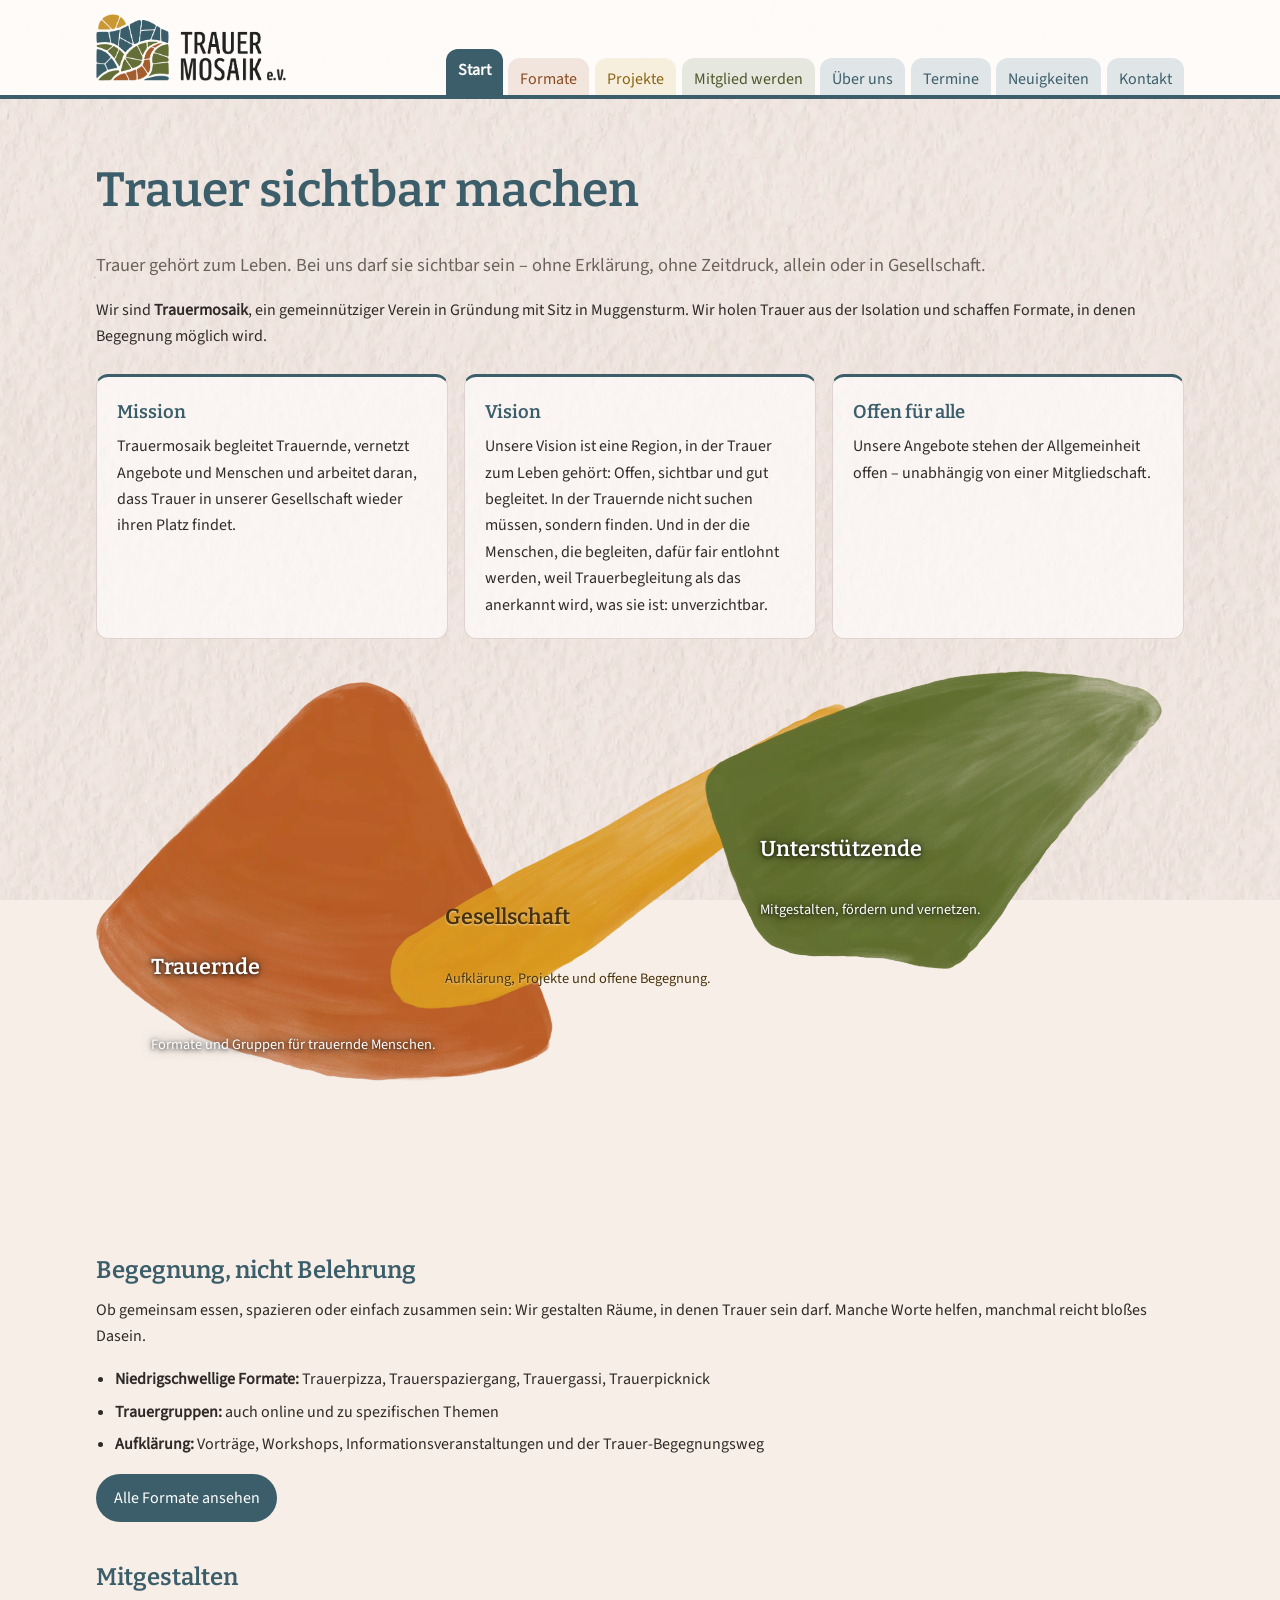
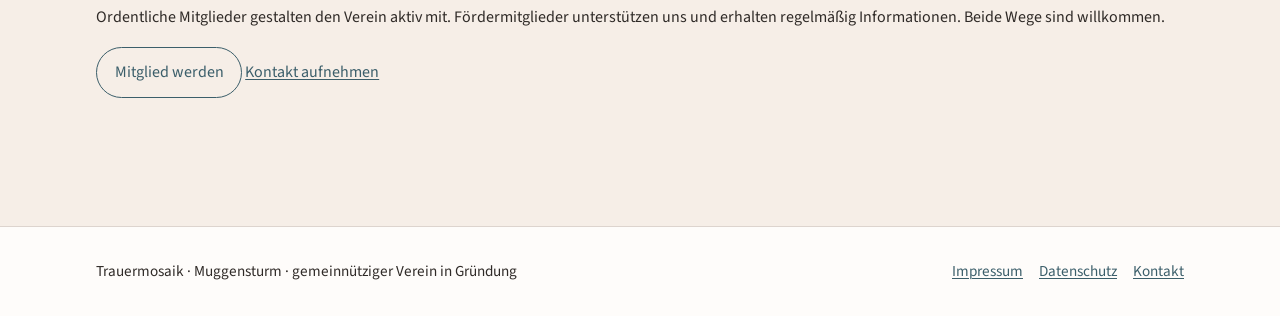
<file: index.html>
<!DOCTYPE html>
<html lang="de">
<head>
  <meta charset="utf-8">
  <meta name="viewport" content="width=device-width, initial-scale=1">
  <title>Trauermosaik – Trauer sichtbar und teilbar machen | Trauermosaik</title>
  <meta name="description" content="Trauermosaik ist ein gemeinnütziger Verein in Gründung in Muggensturm. Wir schaffen Begegnung statt Isolation und machen Trauer sichtbar und teilbar.">
  <link rel="icon" href="/assets/images/favicon-16.png" sizes="16x16">
  <link rel="icon" href="/assets/images/favicon-32.png" sizes="32x32">
  <link rel="icon" href="/assets/images/favicon-48.png" sizes="48x48">
  <link rel="stylesheet" href="/assets/css/style.css">
</head>
<body class="ton-allgemein">
  <a class="skip-link" href="#inhalt">Zum Inhalt springen</a>

  <header class="site-header">
    <div class="wrap header-inner">
      <a class="brand" href="/">
        <img src="/assets/images/logo.png" alt="Trauermosaik e. V. – Startseite">
      </a>

      <button class="nav-toggle" type="button" aria-expanded="false" aria-controls="hauptnav">Menü</button>

      

      <nav id="hauptnav" class="site-nav" aria-label="Hauptnavigation">
        
          <a class="nav-allgemein" href="/" aria-current="page">Start</a>
        
          <a class="nav-trauernde" href="/formate/">Formate</a>
        
          <a class="nav-gesellschaft" href="/projekte/">Projekte</a>
        
          <a class="nav-unterstuetzende" href="/mitglied-werden/">Mitglied werden</a>
        
          <a class="nav-allgemein" href="/ueber-uns/">Über uns</a>
        
          <a class="nav-allgemein" href="/termine/">Termine</a>
        
          <a class="nav-allgemein" href="/neuigkeiten/">Neuigkeiten</a>
        
          <a class="nav-allgemein" href="/kontakt/">Kontakt</a>
        
      </nav>
    </div>
  </header>

  <main id="inhalt" class="wrap" tabindex="-1">
    <article class="page">
      <header class="page-header">
        <h1>Trauer sichtbar machen</h1>
      </header>
      
      <p class="lead">Trauer gehört zum Leben. Bei uns darf sie sichtbar sein – ohne Erklärung, ohne Zeitdruck, allein oder in Gesellschaft.</p>
      
      <p>Wir sind <strong>Trauermosaik</strong>, ein gemeinnütziger Verein in Gründung mit Sitz in Muggensturm. Wir holen Trauer aus der Isolation und schaffen Formate, in denen Begegnung möglich wird.</p>
<div class="card-grid">
<section class="card">
<h3>Mission</h3>
<p>Trauermosaik begleitet Trauernde, vernetzt Angebote und Menschen und arbeitet daran, dass Trauer in unserer Gesellschaft wieder ihren Platz findet.</p>
</section>
<section class="card">
<h3>Vision</h3>
<p>Unsere Vision ist eine Region, in der Trauer zum Leben gehört: Offen, sichtbar und gut begleitet. In der Trauernde nicht suchen müssen, sondern finden. Und in der die Menschen, die begleiten, dafür fair entlohnt werden, weil Trauerbegleitung als das anerkannt wird, was sie ist: unverzichtbar.</p>
</section>
<section class="card">
<h3>Offen für alle</h3>
<p>Unsere Angebote stehen der Allgemeinheit offen – unabhängig von einer Mitgliedschaft.</p>
</section>
</div>
<div class="mosaik-szene" role="group" aria-label="Hauptnavigation">
  <a class="mosaik-stein stein-1 stein-trauernde" href="/formate/">
    <img src="/assets/images/mosaik/erdrot.webp" alt="" aria-hidden="true">
    <span class="stein-label">Trauernde</span>
    <span class="stein-text">Formate und Gruppen für trauernde Menschen.</span>
  </a>
  <a class="mosaik-stein stein-2 stein-gesellschaft" href="/projekte/">
    <img src="/assets/images/mosaik/morgengold.webp" alt="" aria-hidden="true">
    <span class="stein-label">Gesellschaft</span>
    <span class="stein-text">Aufklärung, Projekte und offene Begegnung.</span>
  </a>
  <a class="mosaik-stein stein-3 stein-unterstuetzende" href="/mitglied-werden/">
    <img src="/assets/images/mosaik/hoffnungsgruen.webp" alt="" aria-hidden="true">
    <span class="stein-label">Unterstützende</span>
    <span class="stein-text">Mitgestalten, fördern und vernetzen.</span>
  </a>
</div>
<h2>Begegnung, nicht Belehrung</h2>
<p>Ob gemeinsam essen, spazieren oder einfach zusammen sein: Wir gestalten Räume, in denen Trauer sein darf. Manche Worte helfen, manchmal reicht bloßes Dasein.</p>
<ul>
<li><strong>Niedrigschwellige Formate:</strong> Trauerpizza, Trauerspaziergang, Trauergassi, Trauerpicknick</li>
<li><strong>Trauergruppen:</strong> auch online und zu spezifischen Themen</li>
<li><strong>Aufklärung:</strong> Vorträge, Workshops, Informationsveranstaltungen und der Trauer-Begegnungsweg</li>
</ul>
<p><a class="button" href="/formate/">Alle Formate ansehen</a></p>
<h2>Mitgestalten</h2>
<p>Ordentliche Mitglieder gestalten den Verein aktiv mit. Fördermitglieder unterstützen uns und erhalten regelmäßig Informationen. Beide Wege sind willkommen.</p>
<p><a class="button button-secondary" href="/mitglied-werden/">Mitglied werden</a> <a href="/kontakt/">Kontakt aufnehmen</a></p>
<!-- TODO: Hinweis zum Stand der Eintragung ergänzen, sobald es dafür eine freigegebene Formulierung gibt. -->

    </article>
  </main>

  <footer class="site-footer">
    <div class="wrap footer-inner">
      <p>Trauermosaik · Muggensturm · gemeinnütziger Verein in Gründung</p>
      <nav aria-label="Rechtliches">
        <a href="/impressum/">Impressum</a>
        <a href="/datenschutz/">Datenschutz</a>
        <a href="/kontakt/">Kontakt</a>
      </nav>
    </div>
  </footer>

  <script>
    const toggle = document.querySelector(".nav-toggle");
    const nav = document.querySelector(".site-nav");
    if (toggle && nav) {
      toggle.addEventListener("click", () => {
        const offen = toggle.getAttribute("aria-expanded") === "true";
        toggle.setAttribute("aria-expanded", String(!offen));
        nav.classList.toggle("is-open", !offen);
      });
    }
  </script>
</body>
</html>
</file>
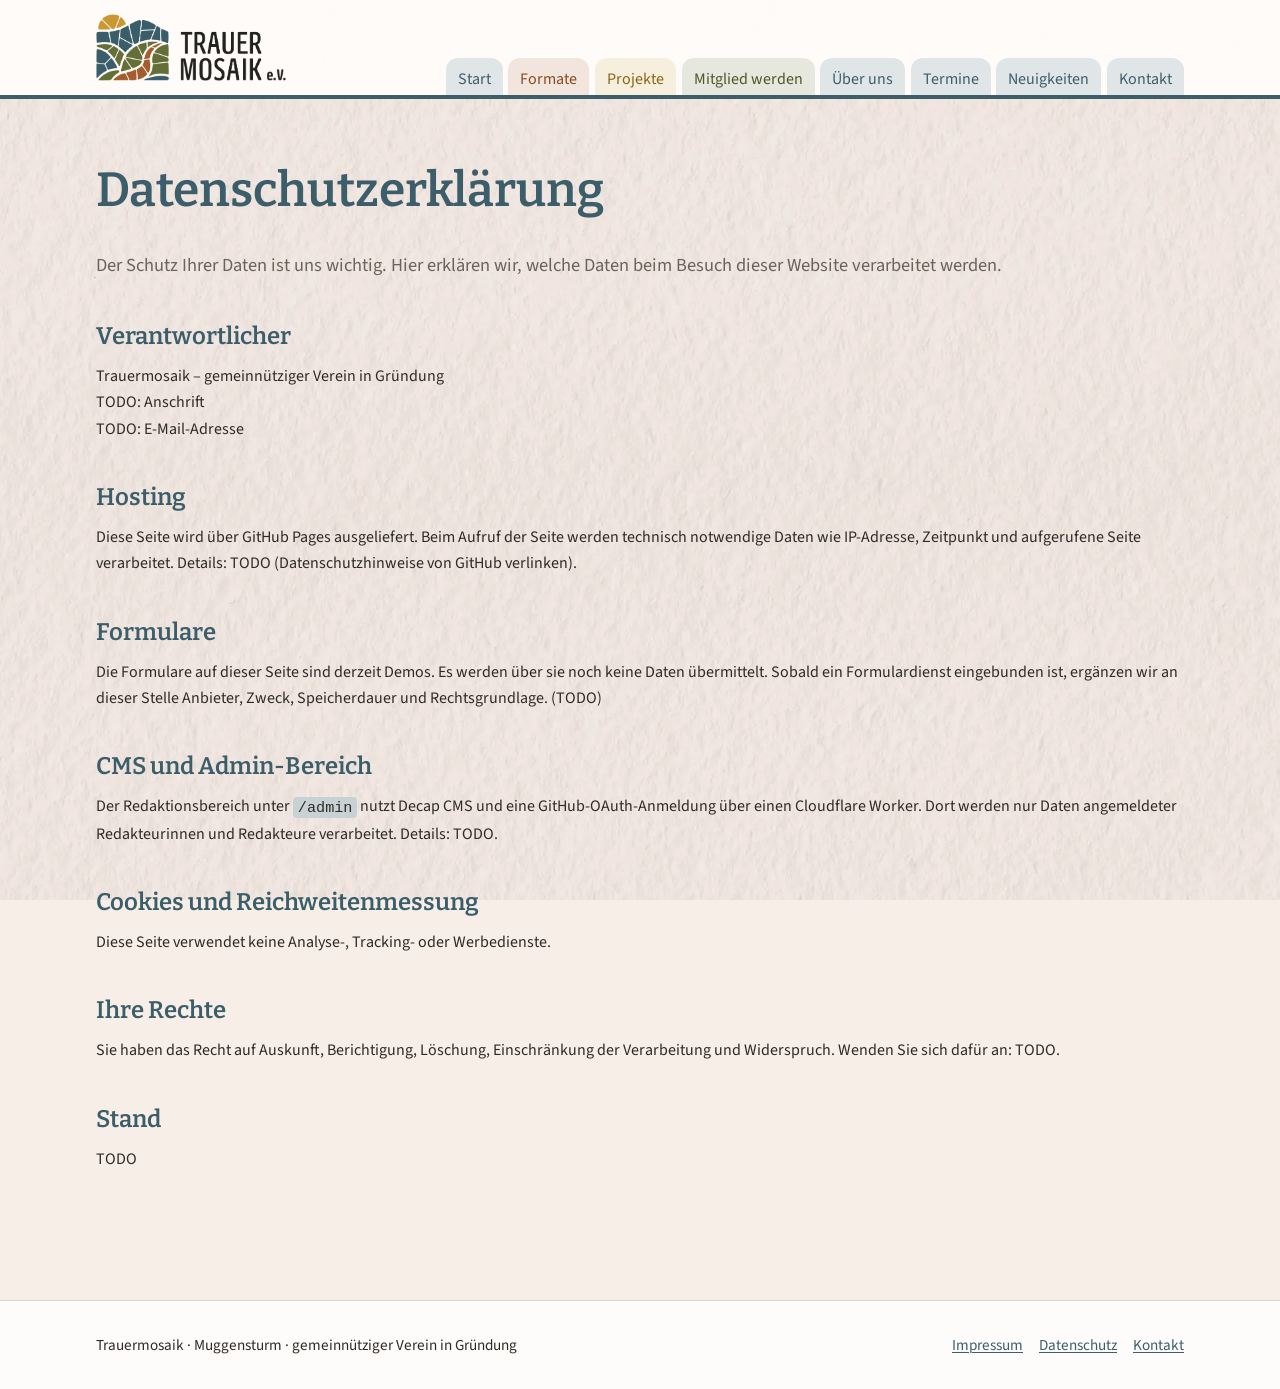
<file: datenschutz/index.html>
<!DOCTYPE html>
<html lang="de">
<head>
  <meta charset="utf-8">
  <meta name="viewport" content="width=device-width, initial-scale=1">
  <title>Datenschutz – Trauermosaik | Trauermosaik</title>
  <meta name="description" content="Hinweise zum Datenschutz auf trauermosaik.de.">
  <link rel="icon" href="/assets/images/favicon-16.png" sizes="16x16">
  <link rel="icon" href="/assets/images/favicon-32.png" sizes="32x32">
  <link rel="icon" href="/assets/images/favicon-48.png" sizes="48x48">
  <link rel="stylesheet" href="/assets/css/style.css">
</head>
<body class="ton-allgemein">
  <a class="skip-link" href="#inhalt">Zum Inhalt springen</a>

  <header class="site-header">
    <div class="wrap header-inner">
      <a class="brand" href="/">
        <img src="/assets/images/logo.png" alt="Trauermosaik e. V. – Startseite">
      </a>

      <button class="nav-toggle" type="button" aria-expanded="false" aria-controls="hauptnav">Menü</button>

      

      <nav id="hauptnav" class="site-nav" aria-label="Hauptnavigation">
        
          <a class="nav-allgemein" href="/">Start</a>
        
          <a class="nav-trauernde" href="/formate/">Formate</a>
        
          <a class="nav-gesellschaft" href="/projekte/">Projekte</a>
        
          <a class="nav-unterstuetzende" href="/mitglied-werden/">Mitglied werden</a>
        
          <a class="nav-allgemein" href="/ueber-uns/">Über uns</a>
        
          <a class="nav-allgemein" href="/termine/">Termine</a>
        
          <a class="nav-allgemein" href="/neuigkeiten/">Neuigkeiten</a>
        
          <a class="nav-allgemein" href="/kontakt/">Kontakt</a>
        
      </nav>
    </div>
  </header>

  <main id="inhalt" class="wrap" tabindex="-1">
    <article class="page">
      <header class="page-header">
        <h1>Datenschutzerklärung</h1>
      </header>
      
      <p class="lead">Der Schutz Ihrer Daten ist uns wichtig. Hier erklären wir, welche Daten beim Besuch dieser Website verarbeitet werden.</p>
      
      <h2>Verantwortlicher</h2>
<p>Trauermosaik – gemeinnütziger Verein in Gründung<br>
TODO: Anschrift<br>
TODO: E-Mail-Adresse</p>
<h2>Hosting</h2>
<p>Diese Seite wird über GitHub Pages ausgeliefert. Beim Aufruf der Seite werden technisch notwendige Daten wie IP-Adresse, Zeitpunkt und aufgerufene Seite verarbeitet. Details: TODO (Datenschutzhinweise von GitHub verlinken).</p>
<h2>Formulare</h2>
<p>Die Formulare auf dieser Seite sind derzeit Demos. Es werden über sie noch keine Daten übermittelt. Sobald ein Formulardienst eingebunden ist, ergänzen wir an dieser Stelle Anbieter, Zweck, Speicherdauer und Rechtsgrundlage. (TODO)</p>
<h2>CMS und Admin-Bereich</h2>
<p>Der Redaktionsbereich unter <code>/admin</code> nutzt Decap CMS und eine GitHub-OAuth-Anmeldung über einen Cloudflare Worker. Dort werden nur Daten angemeldeter Redakteurinnen und Redakteure verarbeitet. Details: TODO.</p>
<h2>Cookies und Reichweitenmessung</h2>
<p>Diese Seite verwendet keine Analyse-, Tracking- oder Werbedienste.</p>
<h2>Ihre Rechte</h2>
<p>Sie haben das Recht auf Auskunft, Berichtigung, Löschung, Einschränkung der Verarbeitung und Widerspruch. Wenden Sie sich dafür an: TODO.</p>
<h2>Stand</h2>
<p>TODO</p>
<!-- TODO: Alle TODO-Platzhalter und Anbieterangaben vor Veröffentlichung vervollständigen. -->

    </article>
  </main>

  <footer class="site-footer">
    <div class="wrap footer-inner">
      <p>Trauermosaik · Muggensturm · gemeinnütziger Verein in Gründung</p>
      <nav aria-label="Rechtliches">
        <a href="/impressum/">Impressum</a>
        <a href="/datenschutz/">Datenschutz</a>
        <a href="/kontakt/">Kontakt</a>
      </nav>
    </div>
  </footer>

  <script>
    const toggle = document.querySelector(".nav-toggle");
    const nav = document.querySelector(".site-nav");
    if (toggle && nav) {
      toggle.addEventListener("click", () => {
        const offen = toggle.getAttribute("aria-expanded") === "true";
        toggle.setAttribute("aria-expanded", String(!offen));
        nav.classList.toggle("is-open", !offen);
      });
    }
  </script>
</body>
</html>
</file>
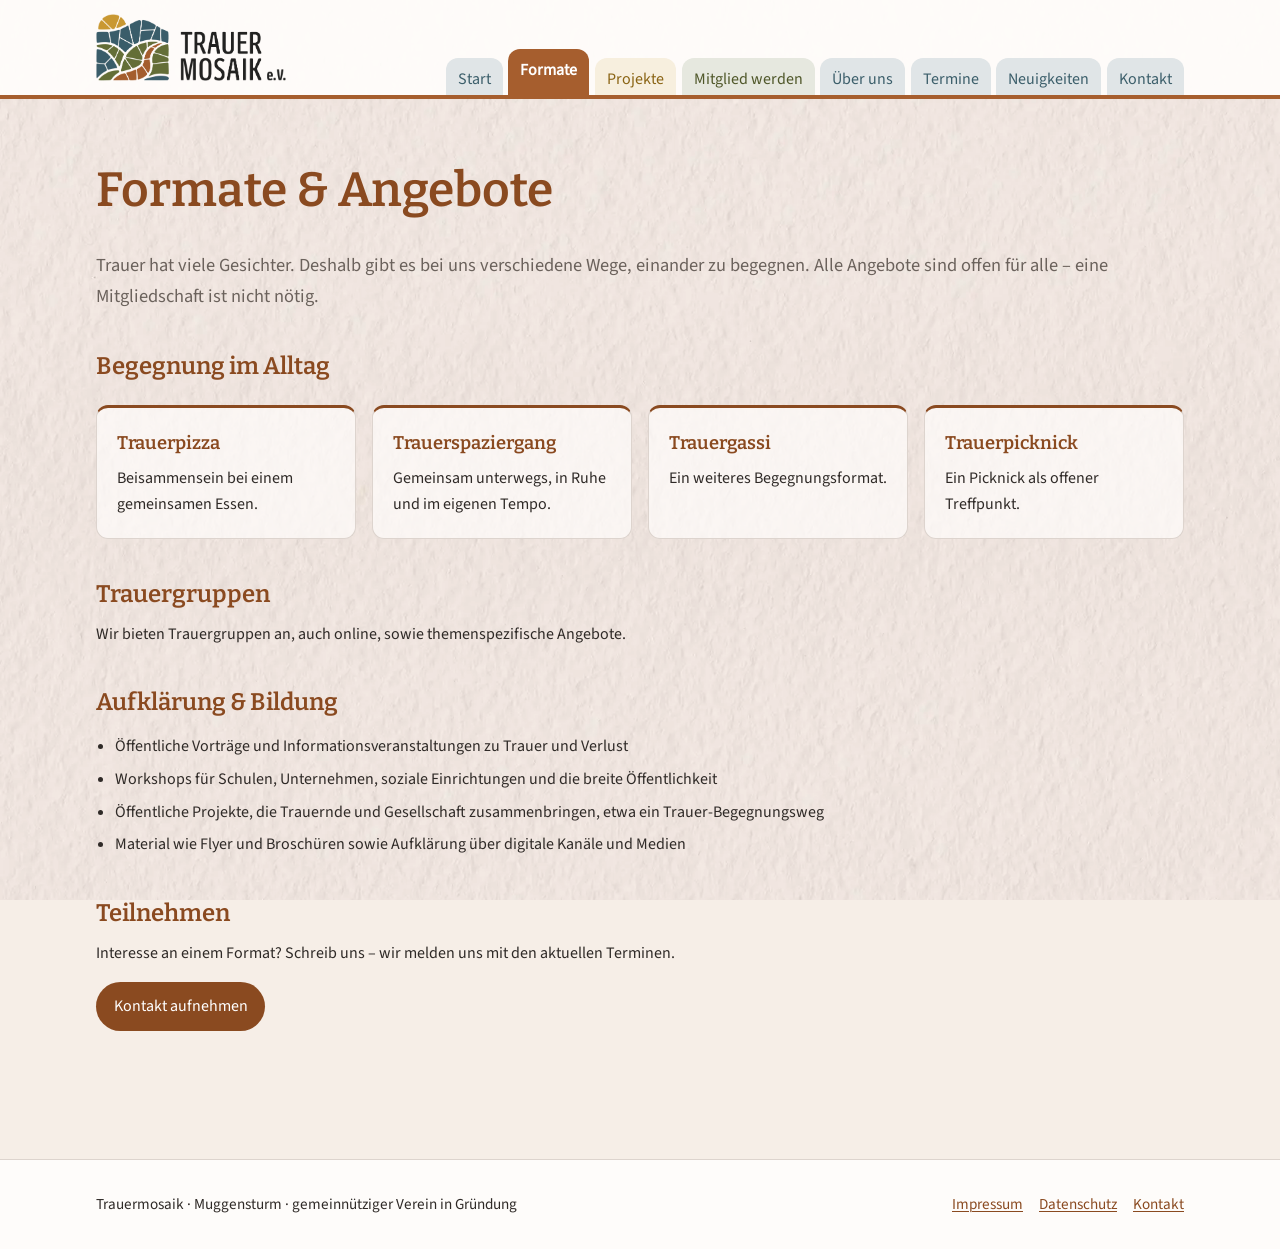
<file: formate/index.html>
<!DOCTYPE html>
<html lang="de">
<head>
  <meta charset="utf-8">
  <meta name="viewport" content="width=device-width, initial-scale=1">
  <title>Trauerpizza, Trauerspaziergang &amp; mehr – Formate von Trauermosaik | Trauermosaik</title>
  <meta name="description" content="Niedrigschwellige Begegnungsformate, Trauergruppen und Bildungsangebote von Trauermosaik. Offen für alle, auch ohne Mitgliedschaft.">
  <link rel="icon" href="/assets/images/favicon-16.png" sizes="16x16">
  <link rel="icon" href="/assets/images/favicon-32.png" sizes="32x32">
  <link rel="icon" href="/assets/images/favicon-48.png" sizes="48x48">
  <link rel="stylesheet" href="/assets/css/style.css">
</head>
<body class="ton-trauernde">
  <a class="skip-link" href="#inhalt">Zum Inhalt springen</a>

  <header class="site-header">
    <div class="wrap header-inner">
      <a class="brand" href="/">
        <img src="/assets/images/logo.png" alt="Trauermosaik e. V. – Startseite">
      </a>

      <button class="nav-toggle" type="button" aria-expanded="false" aria-controls="hauptnav">Menü</button>

      

      <nav id="hauptnav" class="site-nav" aria-label="Hauptnavigation">
        
          <a class="nav-allgemein" href="/">Start</a>
        
          <a class="nav-trauernde" href="/formate/" aria-current="page">Formate</a>
        
          <a class="nav-gesellschaft" href="/projekte/">Projekte</a>
        
          <a class="nav-unterstuetzende" href="/mitglied-werden/">Mitglied werden</a>
        
          <a class="nav-allgemein" href="/ueber-uns/">Über uns</a>
        
          <a class="nav-allgemein" href="/termine/">Termine</a>
        
          <a class="nav-allgemein" href="/neuigkeiten/">Neuigkeiten</a>
        
          <a class="nav-allgemein" href="/kontakt/">Kontakt</a>
        
      </nav>
    </div>
  </header>

  <main id="inhalt" class="wrap" tabindex="-1">
    <article class="page">
      <header class="page-header">
        <h1>Formate &amp; Angebote</h1>
      </header>
      
      <p class="lead">Trauer hat viele Gesichter. Deshalb gibt es bei uns verschiedene Wege, einander zu begegnen. Alle Angebote sind offen für alle – eine Mitgliedschaft ist nicht nötig.</p>
      
      <h2>Begegnung im Alltag</h2>
<div class="card-grid">
<section class="card">
<h3>Trauerpizza</h3>
<p>Beisammensein bei einem gemeinsamen Essen. <!-- TODO: Ablauf und Termine ergänzen --></p>
</section>
<section class="card">
<h3>Trauerspaziergang</h3>
<p>Gemeinsam unterwegs, in Ruhe und im eigenen Tempo. <!-- TODO: Termine ergänzen --></p>
</section>
<section class="card">
<h3>Trauergassi</h3>
<p>Ein weiteres Begegnungsformat. <!-- TODO: Beschreibung präzisieren --></p>
</section>
<section class="card">
<h3>Trauerpicknick</h3>
<p>Ein Picknick als offener Treffpunkt. <!-- TODO: Termine ergänzen --></p>
</section>
</div>
<h2>Trauergruppen</h2>
<p>Wir bieten Trauergruppen an, auch online, sowie themenspezifische Angebote. <!-- TODO: konkrete Themen, Leitung und Anmeldung ergänzen --></p>
<h2>Aufklärung &amp; Bildung</h2>
<ul>
<li>Öffentliche Vorträge und Informationsveranstaltungen zu Trauer und Verlust</li>
<li>Workshops für Schulen, Unternehmen, soziale Einrichtungen und die breite Öffentlichkeit</li>
<li>Öffentliche Projekte, die Trauernde und Gesellschaft zusammenbringen, etwa ein Trauer-Begegnungsweg</li>
<li>Material wie Flyer und Broschüren sowie Aufklärung über digitale Kanäle und Medien</li>
</ul>
<h2>Teilnehmen</h2>
<p>Interesse an einem Format? Schreib uns – wir melden uns mit den aktuellen Terminen.</p>
<p><a class="button" href="/kontakt/">Kontakt aufnehmen</a></p>
<!-- TODO: Termine, Anmeldelinks und konkrete Ansprechpersonen ergänzen, sobald sie feststehen. -->

    </article>
  </main>

  <footer class="site-footer">
    <div class="wrap footer-inner">
      <p>Trauermosaik · Muggensturm · gemeinnütziger Verein in Gründung</p>
      <nav aria-label="Rechtliches">
        <a href="/impressum/">Impressum</a>
        <a href="/datenschutz/">Datenschutz</a>
        <a href="/kontakt/">Kontakt</a>
      </nav>
    </div>
  </footer>

  <script>
    const toggle = document.querySelector(".nav-toggle");
    const nav = document.querySelector(".site-nav");
    if (toggle && nav) {
      toggle.addEventListener("click", () => {
        const offen = toggle.getAttribute("aria-expanded") === "true";
        toggle.setAttribute("aria-expanded", String(!offen));
        nav.classList.toggle("is-open", !offen);
      });
    }
  </script>
</body>
</html>
</file>
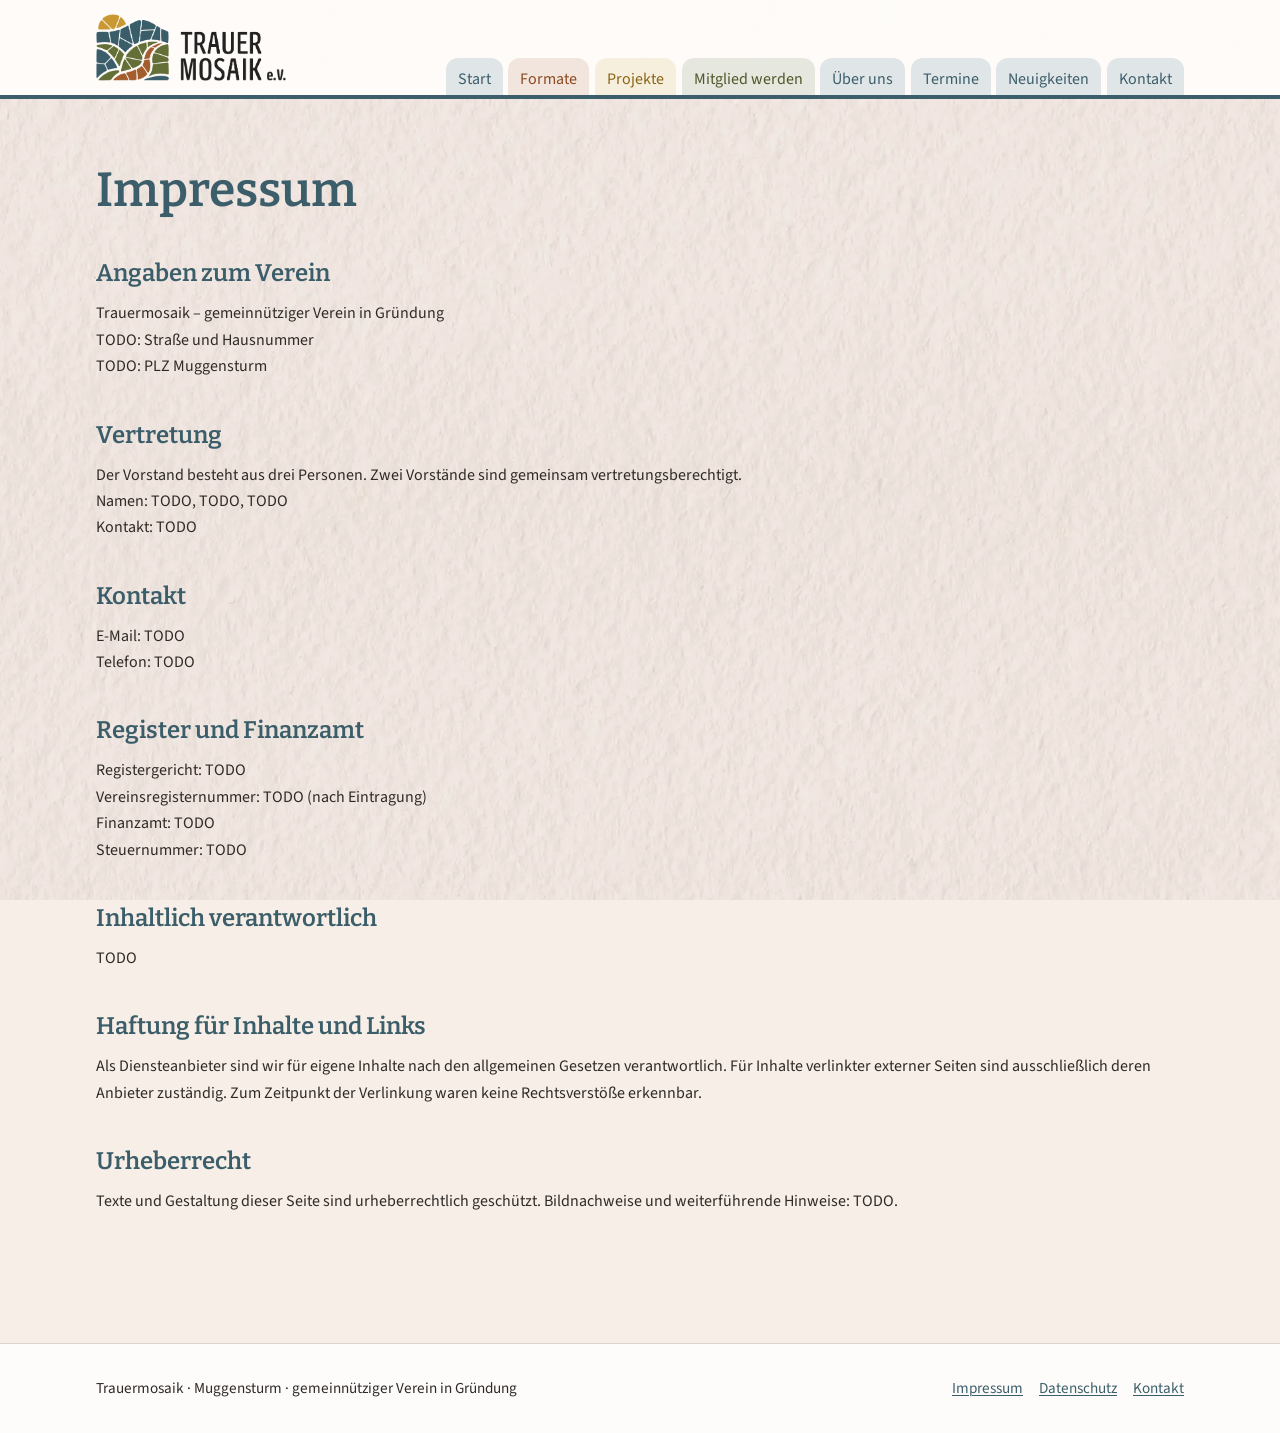
<file: impressum/index.html>
<!DOCTYPE html>
<html lang="de">
<head>
  <meta charset="utf-8">
  <meta name="viewport" content="width=device-width, initial-scale=1">
  <title>Impressum – Trauermosaik | Trauermosaik</title>
  <meta name="description" content="Impressum von Trauermosaik, gemeinnütziger Verein in Gründung, Muggensturm.">
  <link rel="icon" href="/assets/images/favicon-16.png" sizes="16x16">
  <link rel="icon" href="/assets/images/favicon-32.png" sizes="32x32">
  <link rel="icon" href="/assets/images/favicon-48.png" sizes="48x48">
  <link rel="stylesheet" href="/assets/css/style.css">
</head>
<body class="ton-allgemein">
  <a class="skip-link" href="#inhalt">Zum Inhalt springen</a>

  <header class="site-header">
    <div class="wrap header-inner">
      <a class="brand" href="/">
        <img src="/assets/images/logo.png" alt="Trauermosaik e. V. – Startseite">
      </a>

      <button class="nav-toggle" type="button" aria-expanded="false" aria-controls="hauptnav">Menü</button>

      

      <nav id="hauptnav" class="site-nav" aria-label="Hauptnavigation">
        
          <a class="nav-allgemein" href="/">Start</a>
        
          <a class="nav-trauernde" href="/formate/">Formate</a>
        
          <a class="nav-gesellschaft" href="/projekte/">Projekte</a>
        
          <a class="nav-unterstuetzende" href="/mitglied-werden/">Mitglied werden</a>
        
          <a class="nav-allgemein" href="/ueber-uns/">Über uns</a>
        
          <a class="nav-allgemein" href="/termine/">Termine</a>
        
          <a class="nav-allgemein" href="/neuigkeiten/">Neuigkeiten</a>
        
          <a class="nav-allgemein" href="/kontakt/">Kontakt</a>
        
      </nav>
    </div>
  </header>

  <main id="inhalt" class="wrap" tabindex="-1">
    <article class="page">
      <header class="page-header">
        <h1>Impressum</h1>
      </header>
      
      
      
      <h2>Angaben zum Verein</h2>
<p>Trauermosaik – gemeinnütziger Verein in Gründung<br>
TODO: Straße und Hausnummer<br>
TODO: PLZ Muggensturm</p>
<h2>Vertretung</h2>
<p>Der Vorstand besteht aus drei Personen. Zwei Vorstände sind gemeinsam vertretungsberechtigt.<br>
Namen: TODO, TODO, TODO<br>
Kontakt: TODO</p>
<h2>Kontakt</h2>
<p>E-Mail: TODO<br>
Telefon: TODO</p>
<h2>Register und Finanzamt</h2>
<p>Registergericht: TODO<br>
Vereinsregisternummer: TODO (nach Eintragung)<br>
Finanzamt: TODO<br>
Steuernummer: TODO</p>
<h2>Inhaltlich verantwortlich</h2>
<p>TODO</p>
<h2>Haftung für Inhalte und Links</h2>
<p>Als Diensteanbieter sind wir für eigene Inhalte nach den allgemeinen Gesetzen verantwortlich. Für Inhalte verlinkter externer Seiten sind ausschließlich deren Anbieter zuständig. Zum Zeitpunkt der Verlinkung waren keine Rechtsverstöße erkennbar.</p>
<h2>Urheberrecht</h2>
<p>Texte und Gestaltung dieser Seite sind urheberrechtlich geschützt. Bildnachweise und weiterführende Hinweise: TODO.</p>
<!-- TODO: Alle TODO-Platzhalter vor Veröffentlichung ersetzen. -->

    </article>
  </main>

  <footer class="site-footer">
    <div class="wrap footer-inner">
      <p>Trauermosaik · Muggensturm · gemeinnütziger Verein in Gründung</p>
      <nav aria-label="Rechtliches">
        <a href="/impressum/">Impressum</a>
        <a href="/datenschutz/">Datenschutz</a>
        <a href="/kontakt/">Kontakt</a>
      </nav>
    </div>
  </footer>

  <script>
    const toggle = document.querySelector(".nav-toggle");
    const nav = document.querySelector(".site-nav");
    if (toggle && nav) {
      toggle.addEventListener("click", () => {
        const offen = toggle.getAttribute("aria-expanded") === "true";
        toggle.setAttribute("aria-expanded", String(!offen));
        nav.classList.toggle("is-open", !offen);
      });
    }
  </script>
</body>
</html>
</file>
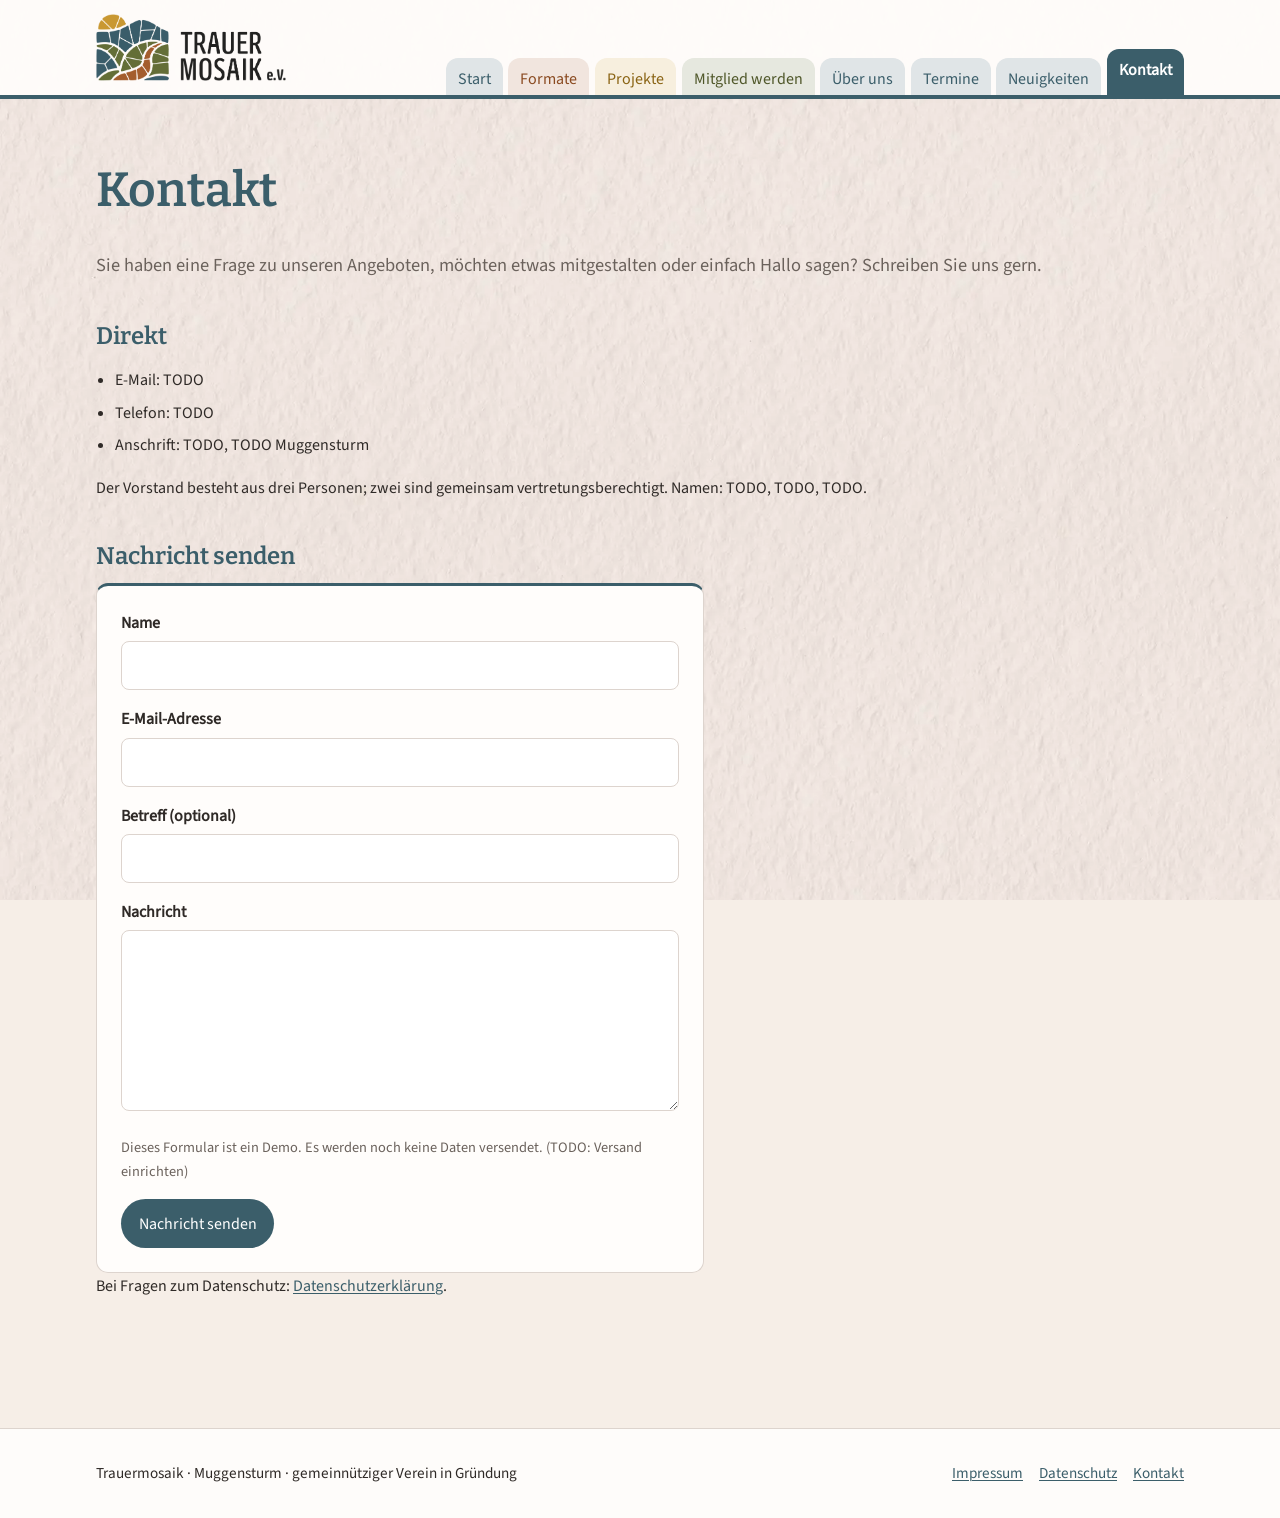
<file: kontakt/index.html>
<!DOCTYPE html>
<html lang="de">
<head>
  <meta charset="utf-8">
  <meta name="viewport" content="width=device-width, initial-scale=1">
  <title>Kontakt zu Trauermosaik | Trauermosaik</title>
  <meta name="description" content="Schreiben Sie uns – Trauermosaik, gemeinnütziger Verein in Gründung in Muggensturm.">
  <link rel="icon" href="/assets/images/favicon-16.png" sizes="16x16">
  <link rel="icon" href="/assets/images/favicon-32.png" sizes="32x32">
  <link rel="icon" href="/assets/images/favicon-48.png" sizes="48x48">
  <link rel="stylesheet" href="/assets/css/style.css">
</head>
<body class="ton-allgemein">
  <a class="skip-link" href="#inhalt">Zum Inhalt springen</a>

  <header class="site-header">
    <div class="wrap header-inner">
      <a class="brand" href="/">
        <img src="/assets/images/logo.png" alt="Trauermosaik e. V. – Startseite">
      </a>

      <button class="nav-toggle" type="button" aria-expanded="false" aria-controls="hauptnav">Menü</button>

      

      <nav id="hauptnav" class="site-nav" aria-label="Hauptnavigation">
        
          <a class="nav-allgemein" href="/">Start</a>
        
          <a class="nav-trauernde" href="/formate/">Formate</a>
        
          <a class="nav-gesellschaft" href="/projekte/">Projekte</a>
        
          <a class="nav-unterstuetzende" href="/mitglied-werden/">Mitglied werden</a>
        
          <a class="nav-allgemein" href="/ueber-uns/">Über uns</a>
        
          <a class="nav-allgemein" href="/termine/">Termine</a>
        
          <a class="nav-allgemein" href="/neuigkeiten/">Neuigkeiten</a>
        
          <a class="nav-allgemein" href="/kontakt/" aria-current="page">Kontakt</a>
        
      </nav>
    </div>
  </header>

  <main id="inhalt" class="wrap" tabindex="-1">
    <article class="page">
      <header class="page-header">
        <h1>Kontakt</h1>
      </header>
      
      <p class="lead">Sie haben eine Frage zu unseren Angeboten, möchten etwas mitgestalten oder einfach Hallo sagen? Schreiben Sie uns gern.</p>
      
      <h2>Direkt</h2>
<!-- TODO: E-Mail-Adresse, Telefonnummer und Postadresse ergänzen. -->
<ul>
<li>E-Mail: TODO</li>
<li>Telefon: TODO</li>
<li>Anschrift: TODO, TODO Muggensturm</li>
</ul>
<p>Der Vorstand besteht aus drei Personen; zwei sind gemeinsam vertretungsberechtigt. Namen: TODO, TODO, TODO.</p>
<h2>Nachricht senden</h2>
<!-- TODO: Demo-Formular. Versandziel später einrichten. -->
<form class="form" action="#" method="post">
  <div class="field">
    <label for="k-name">Name</label>
    <input id="k-name" name="name" type="text" autocomplete="name" required>
  </div>
  <div class="field">
    <label for="k-email">E-Mail-Adresse</label>
    <input id="k-email" name="email" type="email" autocomplete="email" required>
  </div>
  <div class="field">
    <label for="k-betreff">Betreff (optional)</label>
    <input id="k-betreff" name="betreff" type="text">
  </div>
  <div class="field">
    <label for="k-nachricht">Nachricht</label>
    <textarea id="k-nachricht" name="nachricht" rows="6" required></textarea>
  </div>
  <p class="form-note">Dieses Formular ist ein Demo. Es werden noch keine Daten versendet. (TODO: Versand einrichten)</p>
  <button class="button" type="submit">Nachricht senden</button>
</form>
<p>Bei Fragen zum Datenschutz: <a href="/datenschutz/">Datenschutzerklärung</a>.</p>

    </article>
  </main>

  <footer class="site-footer">
    <div class="wrap footer-inner">
      <p>Trauermosaik · Muggensturm · gemeinnütziger Verein in Gründung</p>
      <nav aria-label="Rechtliches">
        <a href="/impressum/">Impressum</a>
        <a href="/datenschutz/">Datenschutz</a>
        <a href="/kontakt/">Kontakt</a>
      </nav>
    </div>
  </footer>

  <script>
    const toggle = document.querySelector(".nav-toggle");
    const nav = document.querySelector(".site-nav");
    if (toggle && nav) {
      toggle.addEventListener("click", () => {
        const offen = toggle.getAttribute("aria-expanded") === "true";
        toggle.setAttribute("aria-expanded", String(!offen));
        nav.classList.toggle("is-open", !offen);
      });
    }
  </script>
</body>
</html>
</file>
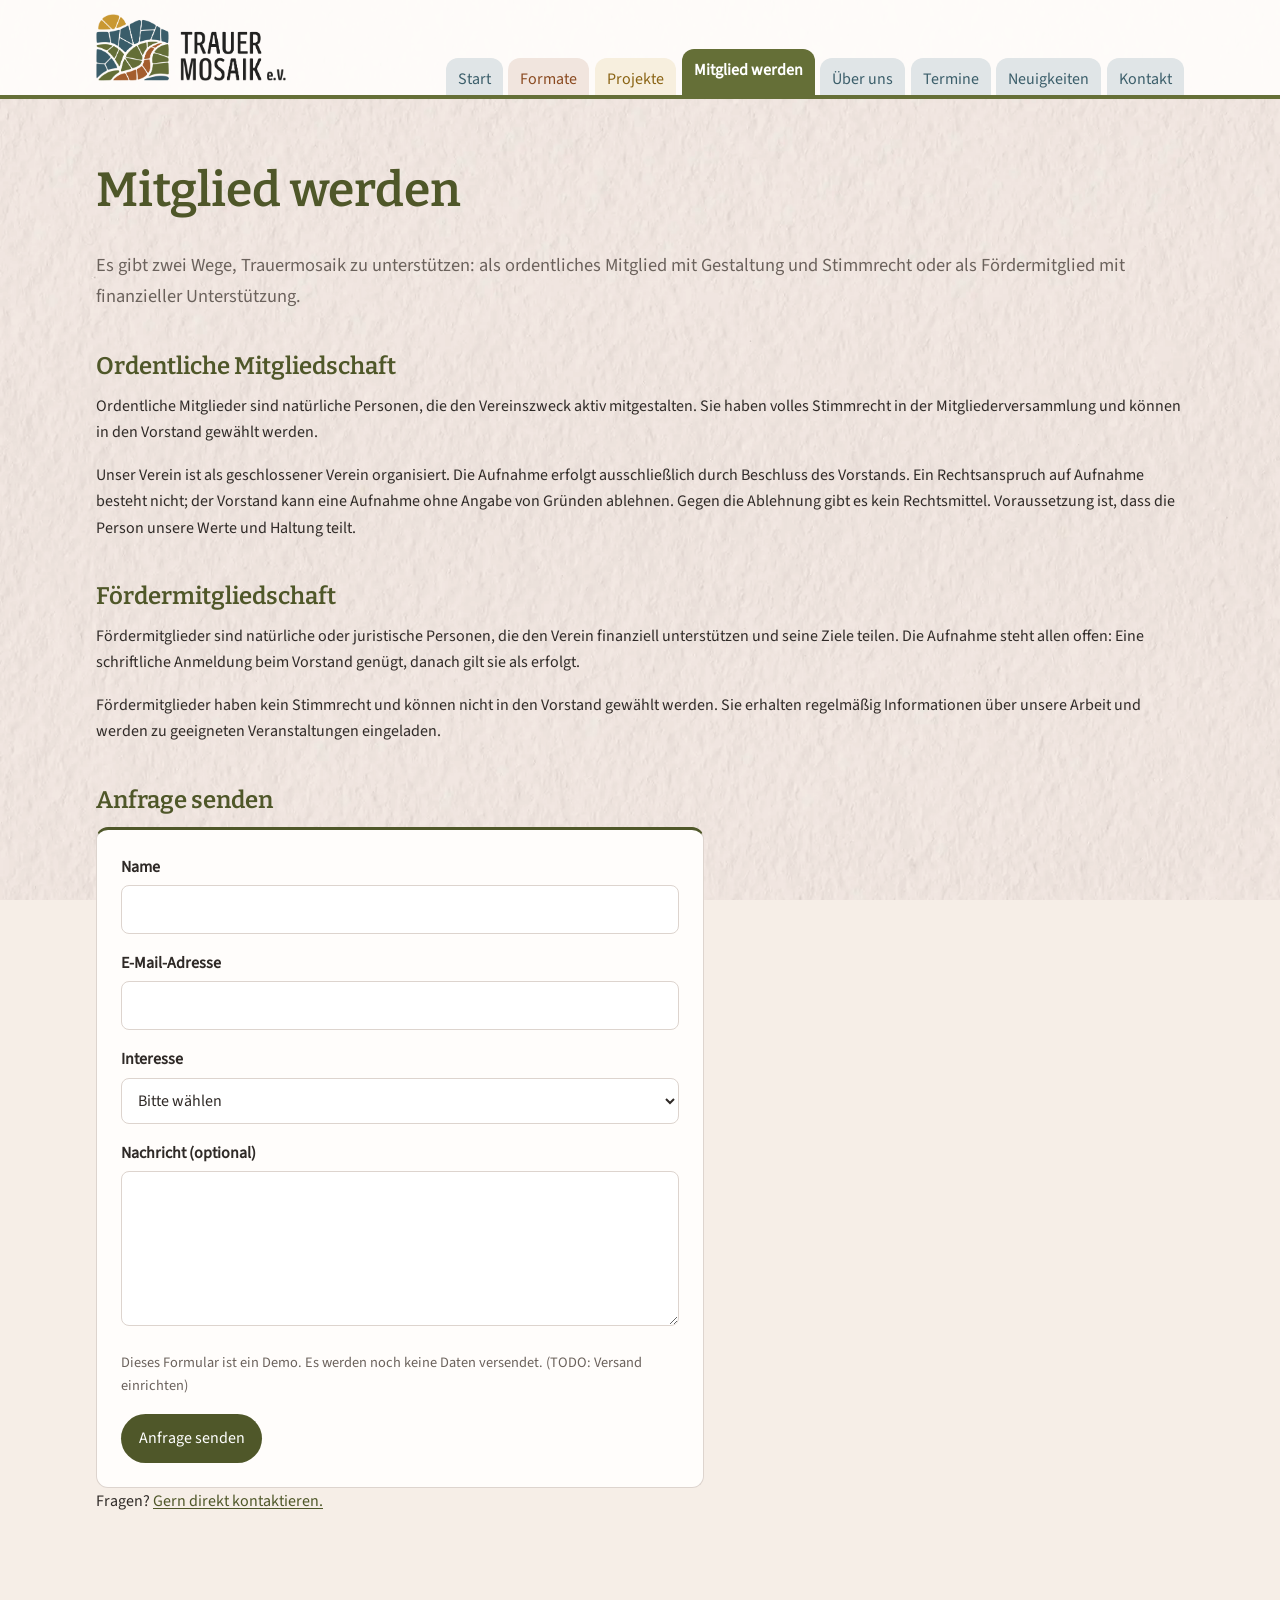
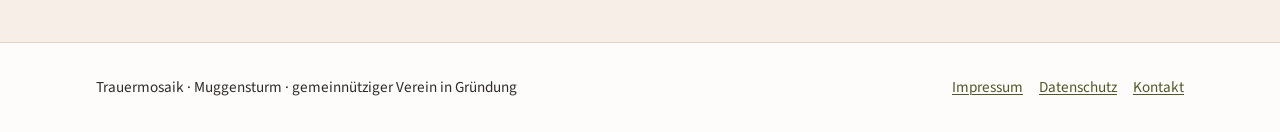
<file: mitglied-werden/index.html>
<!DOCTYPE html>
<html lang="de">
<head>
  <meta charset="utf-8">
  <meta name="viewport" content="width=device-width, initial-scale=1">
  <title>Mitglied werden bei Trauermosaik | Trauermosaik</title>
  <meta name="description" content="Ordentliche Mitgliedschaft oder Fördermitgliedschaft bei Trauermosaik – hier erfährst du die Unterschiede und kannst dich melden.">
  <link rel="icon" href="/assets/images/favicon-16.png" sizes="16x16">
  <link rel="icon" href="/assets/images/favicon-32.png" sizes="32x32">
  <link rel="icon" href="/assets/images/favicon-48.png" sizes="48x48">
  <link rel="stylesheet" href="/assets/css/style.css">
</head>
<body class="ton-unterstuetzende">
  <a class="skip-link" href="#inhalt">Zum Inhalt springen</a>

  <header class="site-header">
    <div class="wrap header-inner">
      <a class="brand" href="/">
        <img src="/assets/images/logo.png" alt="Trauermosaik e. V. – Startseite">
      </a>

      <button class="nav-toggle" type="button" aria-expanded="false" aria-controls="hauptnav">Menü</button>

      

      <nav id="hauptnav" class="site-nav" aria-label="Hauptnavigation">
        
          <a class="nav-allgemein" href="/">Start</a>
        
          <a class="nav-trauernde" href="/formate/">Formate</a>
        
          <a class="nav-gesellschaft" href="/projekte/">Projekte</a>
        
          <a class="nav-unterstuetzende" href="/mitglied-werden/" aria-current="page">Mitglied werden</a>
        
          <a class="nav-allgemein" href="/ueber-uns/">Über uns</a>
        
          <a class="nav-allgemein" href="/termine/">Termine</a>
        
          <a class="nav-allgemein" href="/neuigkeiten/">Neuigkeiten</a>
        
          <a class="nav-allgemein" href="/kontakt/">Kontakt</a>
        
      </nav>
    </div>
  </header>

  <main id="inhalt" class="wrap" tabindex="-1">
    <article class="page">
      <header class="page-header">
        <h1>Mitglied werden</h1>
      </header>
      
      <p class="lead">Es gibt zwei Wege, Trauermosaik zu unterstützen: als ordentliches Mitglied mit Gestaltung und Stimmrecht oder als Fördermitglied mit finanzieller Unterstützung.</p>
      
      <h2>Ordentliche Mitgliedschaft</h2>
<p>Ordentliche Mitglieder sind natürliche Personen, die den Vereinszweck aktiv mitgestalten. Sie haben volles Stimmrecht in der Mitgliederversammlung und können in den Vorstand gewählt werden.</p>
<p>Unser Verein ist als geschlossener Verein organisiert. Die Aufnahme erfolgt ausschließlich durch Beschluss des Vorstands. Ein Rechtsanspruch auf Aufnahme besteht nicht; der Vorstand kann eine Aufnahme ohne Angabe von Gründen ablehnen. Gegen die Ablehnung gibt es kein Rechtsmittel. Voraussetzung ist, dass die Person unsere Werte und Haltung teilt.</p>
<h2>Fördermitgliedschaft</h2>
<p>Fördermitglieder sind natürliche oder juristische Personen, die den Verein finanziell unterstützen und seine Ziele teilen. Die Aufnahme steht allen offen: Eine schriftliche Anmeldung beim Vorstand genügt, danach gilt sie als erfolgt.</p>
<p>Fördermitglieder haben kein Stimmrecht und können nicht in den Vorstand gewählt werden. Sie erhalten regelmäßig Informationen über unsere Arbeit und werden zu geeigneten Veranstaltungen eingeladen.</p>
<h2>Anfrage senden</h2>
<!-- TODO: Dies ist ein Demo-Formular. Versandziel und Technik (z. B. Tally oder form.taxi) später einrichten. -->
<form class="form" action="#" method="post">
  <div class="field">
    <label for="m-name">Name</label>
    <input id="m-name" name="name" type="text" autocomplete="name" required>
  </div>
  <div class="field">
    <label for="m-email">E-Mail-Adresse</label>
    <input id="m-email" name="email" type="email" autocomplete="email" required>
  </div>
  <div class="field">
    <label for="m-kind">Interesse</label>
    <select id="m-kind" name="kind" required>
      <option value="">Bitte wählen</option>
      <option value="ordentlich">Ordentliche Mitgliedschaft</option>
      <option value="foerder">Fördermitgliedschaft</option>
      <option value="info">Erst einmal Informationen</option>
    </select>
  </div>
  <div class="field">
    <label for="m-message">Nachricht (optional)</label>
    <textarea id="m-message" name="nachricht" rows="5"></textarea>
  </div>
  <p class="form-note">Dieses Formular ist ein Demo. Es werden noch keine Daten versendet. (TODO: Versand einrichten)</p>
  <button class="button" type="submit">Anfrage senden</button>
</form>
<p>Fragen? <a href="/kontakt/">Gern direkt kontaktieren.</a></p>

    </article>
  </main>

  <footer class="site-footer">
    <div class="wrap footer-inner">
      <p>Trauermosaik · Muggensturm · gemeinnütziger Verein in Gründung</p>
      <nav aria-label="Rechtliches">
        <a href="/impressum/">Impressum</a>
        <a href="/datenschutz/">Datenschutz</a>
        <a href="/kontakt/">Kontakt</a>
      </nav>
    </div>
  </footer>

  <script>
    const toggle = document.querySelector(".nav-toggle");
    const nav = document.querySelector(".site-nav");
    if (toggle && nav) {
      toggle.addEventListener("click", () => {
        const offen = toggle.getAttribute("aria-expanded") === "true";
        toggle.setAttribute("aria-expanded", String(!offen));
        nav.classList.toggle("is-open", !offen);
      });
    }
  </script>
</body>
</html>
</file>
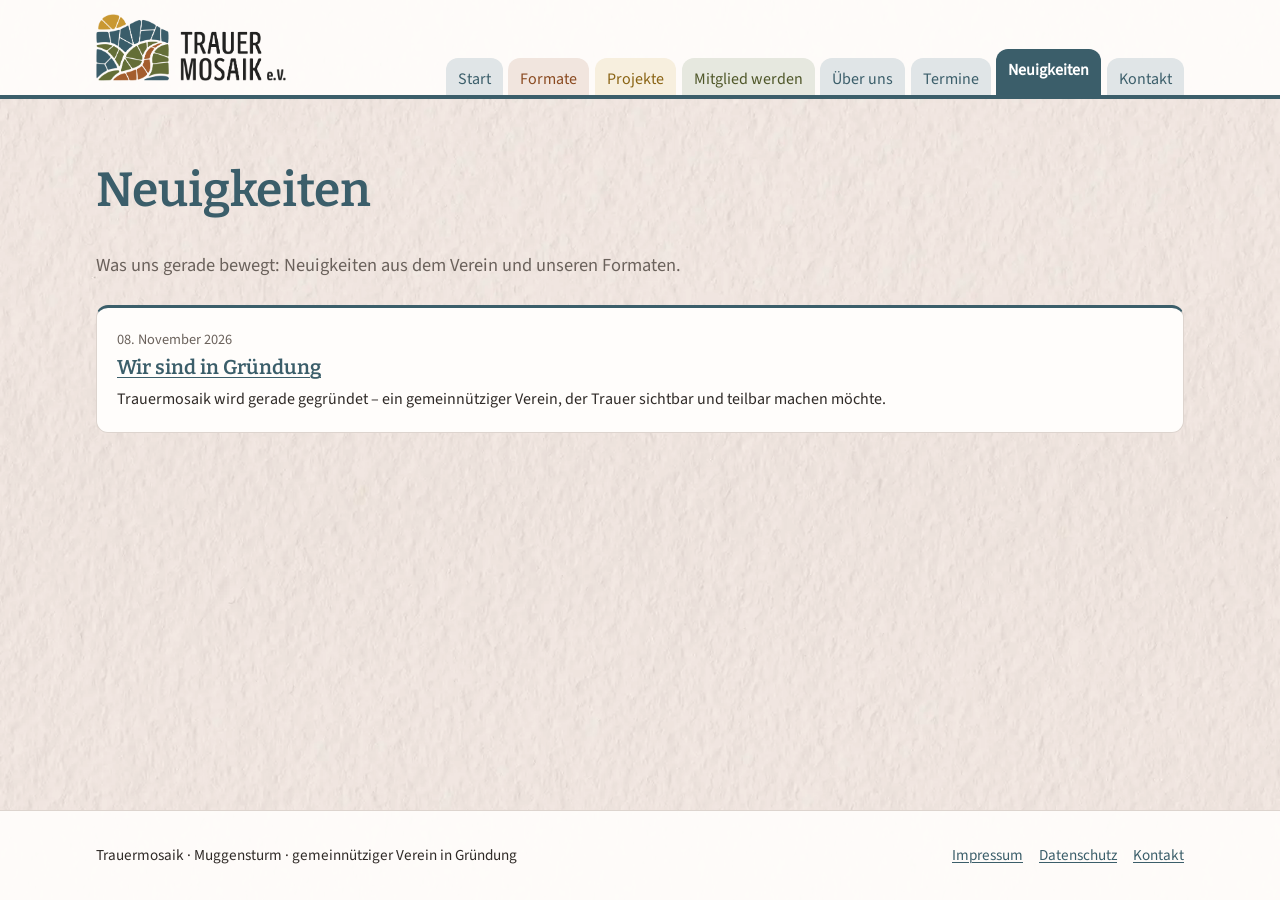
<file: neuigkeiten/index.html>
<!DOCTYPE html>
<html lang="de">
<head>
  <meta charset="utf-8">
  <meta name="viewport" content="width=device-width, initial-scale=1">
  <title>Neuigkeiten von Trauermosaik | Trauermosaik</title>
  <meta name="description" content="Aktuelle Meldungen, Termine und Geschichten rund um Trauermosaik.">
  <link rel="icon" href="/assets/images/favicon-16.png" sizes="16x16">
  <link rel="icon" href="/assets/images/favicon-32.png" sizes="32x32">
  <link rel="icon" href="/assets/images/favicon-48.png" sizes="48x48">
  <link rel="stylesheet" href="/assets/css/style.css">
</head>
<body class="ton-allgemein">
  <a class="skip-link" href="#inhalt">Zum Inhalt springen</a>

  <header class="site-header">
    <div class="wrap header-inner">
      <a class="brand" href="/">
        <img src="/assets/images/logo.png" alt="Trauermosaik e. V. – Startseite">
      </a>

      <button class="nav-toggle" type="button" aria-expanded="false" aria-controls="hauptnav">Menü</button>

      

      <nav id="hauptnav" class="site-nav" aria-label="Hauptnavigation">
        
          <a class="nav-allgemein" href="/">Start</a>
        
          <a class="nav-trauernde" href="/formate/">Formate</a>
        
          <a class="nav-gesellschaft" href="/projekte/">Projekte</a>
        
          <a class="nav-unterstuetzende" href="/mitglied-werden/">Mitglied werden</a>
        
          <a class="nav-allgemein" href="/ueber-uns/">Über uns</a>
        
          <a class="nav-allgemein" href="/termine/">Termine</a>
        
          <a class="nav-allgemein" href="/neuigkeiten/" aria-current="page">Neuigkeiten</a>
        
          <a class="nav-allgemein" href="/kontakt/">Kontakt</a>
        
      </nav>
    </div>
  </header>

  <main id="inhalt" class="wrap" tabindex="-1">
    <article class="page">
      <header class="page-header">
        <h1>Neuigkeiten</h1>
      </header>
      
      <p class="lead">Was uns gerade bewegt: Neuigkeiten aus dem Verein und unseren Formaten.</p>
      
      
  
  
  <ul class="news-list">
    
    <li class="news-item">
      <time datetime="2026-11-08">08. November 2026</time>
      <h2><a href="/news/2026-11-08-wir-sind-in-gruendung/">Wir sind in Gründung</a></h2>
      <p>Trauermosaik wird gerade gegründet – ein gemeinnütziger Verein, der Trauer sichtbar und teilbar machen möchte.</p>
    </li>
    
  </ul>
  

    </article>
  </main>

  <footer class="site-footer">
    <div class="wrap footer-inner">
      <p>Trauermosaik · Muggensturm · gemeinnütziger Verein in Gründung</p>
      <nav aria-label="Rechtliches">
        <a href="/impressum/">Impressum</a>
        <a href="/datenschutz/">Datenschutz</a>
        <a href="/kontakt/">Kontakt</a>
      </nav>
    </div>
  </footer>

  <script>
    const toggle = document.querySelector(".nav-toggle");
    const nav = document.querySelector(".site-nav");
    if (toggle && nav) {
      toggle.addEventListener("click", () => {
        const offen = toggle.getAttribute("aria-expanded") === "true";
        toggle.setAttribute("aria-expanded", String(!offen));
        nav.classList.toggle("is-open", !offen);
      });
    }
  </script>
</body>
</html>
</file>
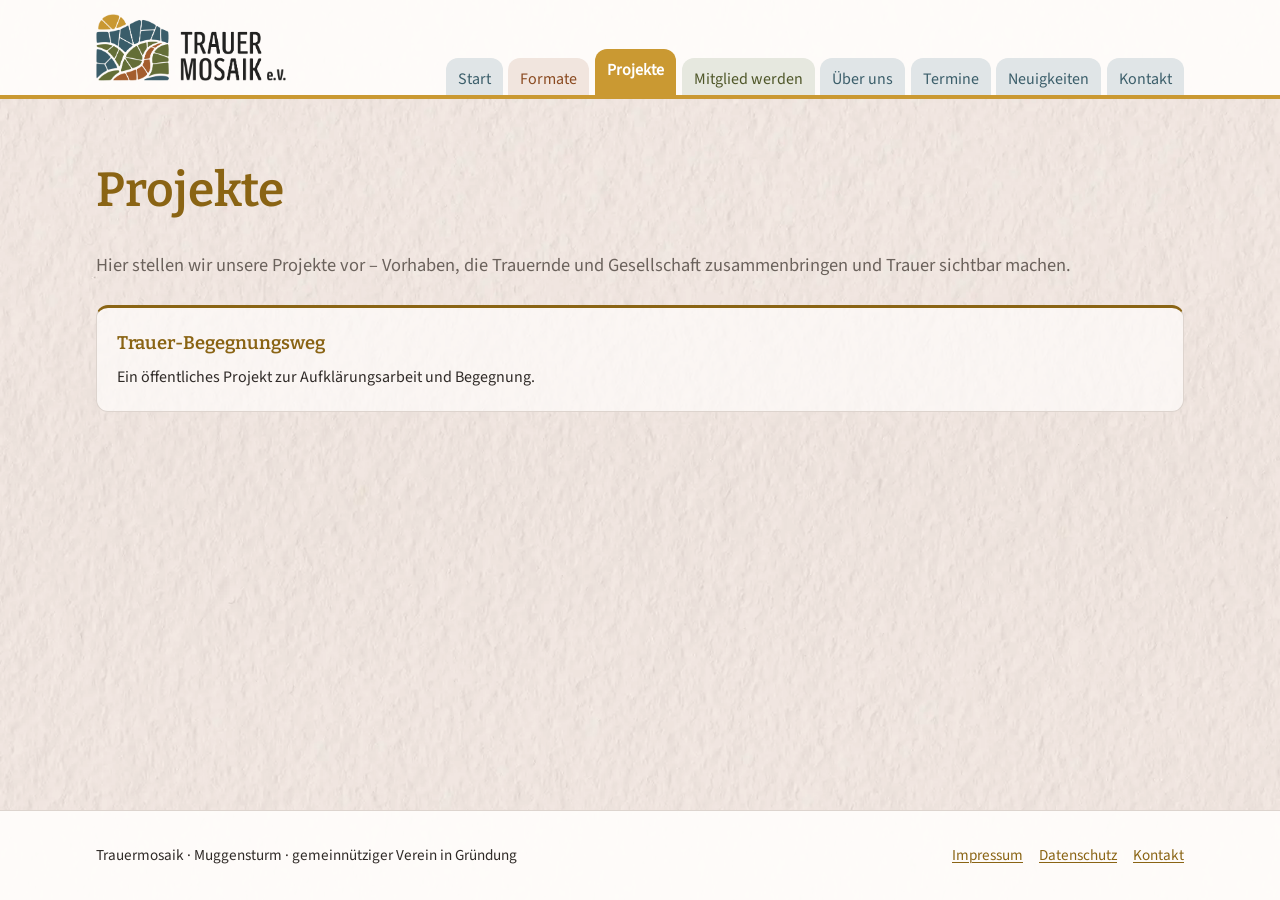
<file: projekte/index.html>
<!DOCTYPE html>
<html lang="de">
<head>
  <meta charset="utf-8">
  <meta name="viewport" content="width=device-width, initial-scale=1">
  <title>Geplante Projekte – Trauermosaik | Trauermosaik</title>
  <meta name="description" content="Projekte von Trauermosaik, die Trauernde und Gesellschaft zusammenbringen.">
  <link rel="icon" href="/assets/images/favicon-16.png" sizes="16x16">
  <link rel="icon" href="/assets/images/favicon-32.png" sizes="32x32">
  <link rel="icon" href="/assets/images/favicon-48.png" sizes="48x48">
  <link rel="stylesheet" href="/assets/css/style.css">
</head>
<body class="ton-gesellschaft">
  <a class="skip-link" href="#inhalt">Zum Inhalt springen</a>

  <header class="site-header">
    <div class="wrap header-inner">
      <a class="brand" href="/">
        <img src="/assets/images/logo.png" alt="Trauermosaik e. V. – Startseite">
      </a>

      <button class="nav-toggle" type="button" aria-expanded="false" aria-controls="hauptnav">Menü</button>

      

      <nav id="hauptnav" class="site-nav" aria-label="Hauptnavigation">
        
          <a class="nav-allgemein" href="/">Start</a>
        
          <a class="nav-trauernde" href="/formate/">Formate</a>
        
          <a class="nav-gesellschaft" href="/projekte/" aria-current="page">Projekte</a>
        
          <a class="nav-unterstuetzende" href="/mitglied-werden/">Mitglied werden</a>
        
          <a class="nav-allgemein" href="/ueber-uns/">Über uns</a>
        
          <a class="nav-allgemein" href="/termine/">Termine</a>
        
          <a class="nav-allgemein" href="/neuigkeiten/">Neuigkeiten</a>
        
          <a class="nav-allgemein" href="/kontakt/">Kontakt</a>
        
      </nav>
    </div>
  </header>

  <main id="inhalt" class="wrap" tabindex="-1">
    <article class="page">
      <header class="page-header">
        <h1>Projekte</h1>
      </header>
      
      <p class="lead">Hier stellen wir unsere Projekte vor – Vorhaben, die Trauernde und Gesellschaft zusammenbringen und Trauer sichtbar machen.</p>
      
      <div class="card-grid">
<section class="card">
<h3>Trauer-Begegnungsweg</h3>
<p>Ein öffentliches Projekt zur Aufklärungsarbeit und Begegnung. <!-- TODO: Beschreibung, Ort und Stand ergänzen --></p>
</section>
</div>
<!-- TODO: Weitere geplante Projekte ergänzen. -->

    </article>
  </main>

  <footer class="site-footer">
    <div class="wrap footer-inner">
      <p>Trauermosaik · Muggensturm · gemeinnütziger Verein in Gründung</p>
      <nav aria-label="Rechtliches">
        <a href="/impressum/">Impressum</a>
        <a href="/datenschutz/">Datenschutz</a>
        <a href="/kontakt/">Kontakt</a>
      </nav>
    </div>
  </footer>

  <script>
    const toggle = document.querySelector(".nav-toggle");
    const nav = document.querySelector(".site-nav");
    if (toggle && nav) {
      toggle.addEventListener("click", () => {
        const offen = toggle.getAttribute("aria-expanded") === "true";
        toggle.setAttribute("aria-expanded", String(!offen));
        nav.classList.toggle("is-open", !offen);
      });
    }
  </script>
</body>
</html>
</file>
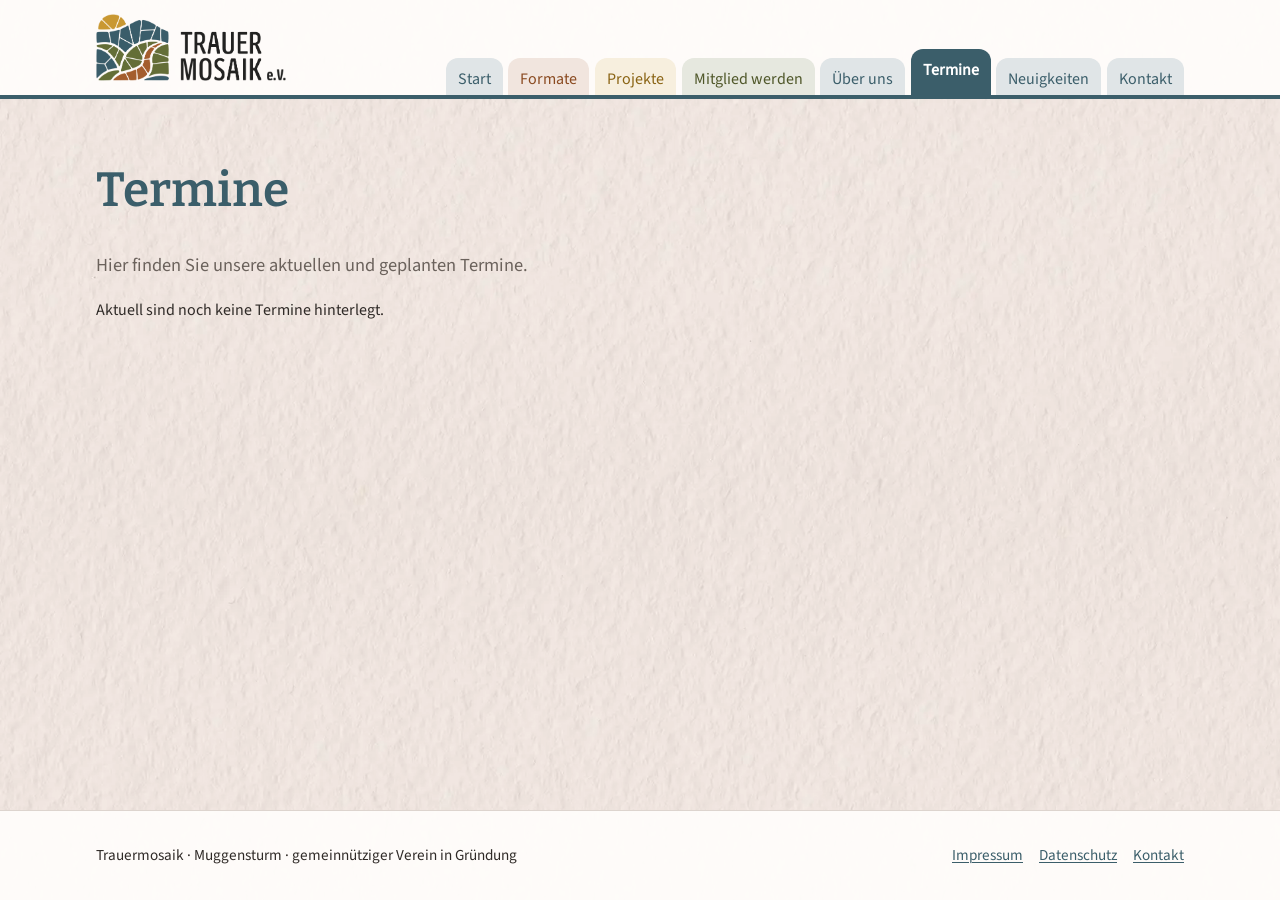
<file: termine/index.html>
<!DOCTYPE html>
<html lang="de">
<head>
  <meta charset="utf-8">
  <meta name="viewport" content="width=device-width, initial-scale=1">
  <title>Termine – Trauermosaik | Trauermosaik</title>
  <meta name="description" content="Aktuelle und geplante Termine der Formate von Trauermosaik.">
  <link rel="icon" href="/assets/images/favicon-16.png" sizes="16x16">
  <link rel="icon" href="/assets/images/favicon-32.png" sizes="32x32">
  <link rel="icon" href="/assets/images/favicon-48.png" sizes="48x48">
  <link rel="stylesheet" href="/assets/css/style.css">
</head>
<body class="ton-allgemein">
  <a class="skip-link" href="#inhalt">Zum Inhalt springen</a>

  <header class="site-header">
    <div class="wrap header-inner">
      <a class="brand" href="/">
        <img src="/assets/images/logo.png" alt="Trauermosaik e. V. – Startseite">
      </a>

      <button class="nav-toggle" type="button" aria-expanded="false" aria-controls="hauptnav">Menü</button>

      

      <nav id="hauptnav" class="site-nav" aria-label="Hauptnavigation">
        
          <a class="nav-allgemein" href="/">Start</a>
        
          <a class="nav-trauernde" href="/formate/">Formate</a>
        
          <a class="nav-gesellschaft" href="/projekte/">Projekte</a>
        
          <a class="nav-unterstuetzende" href="/mitglied-werden/">Mitglied werden</a>
        
          <a class="nav-allgemein" href="/ueber-uns/">Über uns</a>
        
          <a class="nav-allgemein" href="/termine/" aria-current="page">Termine</a>
        
          <a class="nav-allgemein" href="/neuigkeiten/">Neuigkeiten</a>
        
          <a class="nav-allgemein" href="/kontakt/">Kontakt</a>
        
      </nav>
    </div>
  </header>

  <main id="inhalt" class="wrap" tabindex="-1">
    <article class="page">
      <header class="page-header">
        <h1>Termine</h1>
      </header>
      
      <p class="lead">Hier finden Sie unsere aktuellen und geplanten Termine.</p>
      
      <!-- TODO: Terminliste ergänzen, inklusive Anmeldung und Ansprechpersonen. -->
<p>Aktuell sind noch keine Termine hinterlegt. <!-- TODO: Platzhaltertext durch echte Termine ersetzen --></p>

    </article>
  </main>

  <footer class="site-footer">
    <div class="wrap footer-inner">
      <p>Trauermosaik · Muggensturm · gemeinnütziger Verein in Gründung</p>
      <nav aria-label="Rechtliches">
        <a href="/impressum/">Impressum</a>
        <a href="/datenschutz/">Datenschutz</a>
        <a href="/kontakt/">Kontakt</a>
      </nav>
    </div>
  </footer>

  <script>
    const toggle = document.querySelector(".nav-toggle");
    const nav = document.querySelector(".site-nav");
    if (toggle && nav) {
      toggle.addEventListener("click", () => {
        const offen = toggle.getAttribute("aria-expanded") === "true";
        toggle.setAttribute("aria-expanded", String(!offen));
        nav.classList.toggle("is-open", !offen);
      });
    }
  </script>
</body>
</html>
</file>
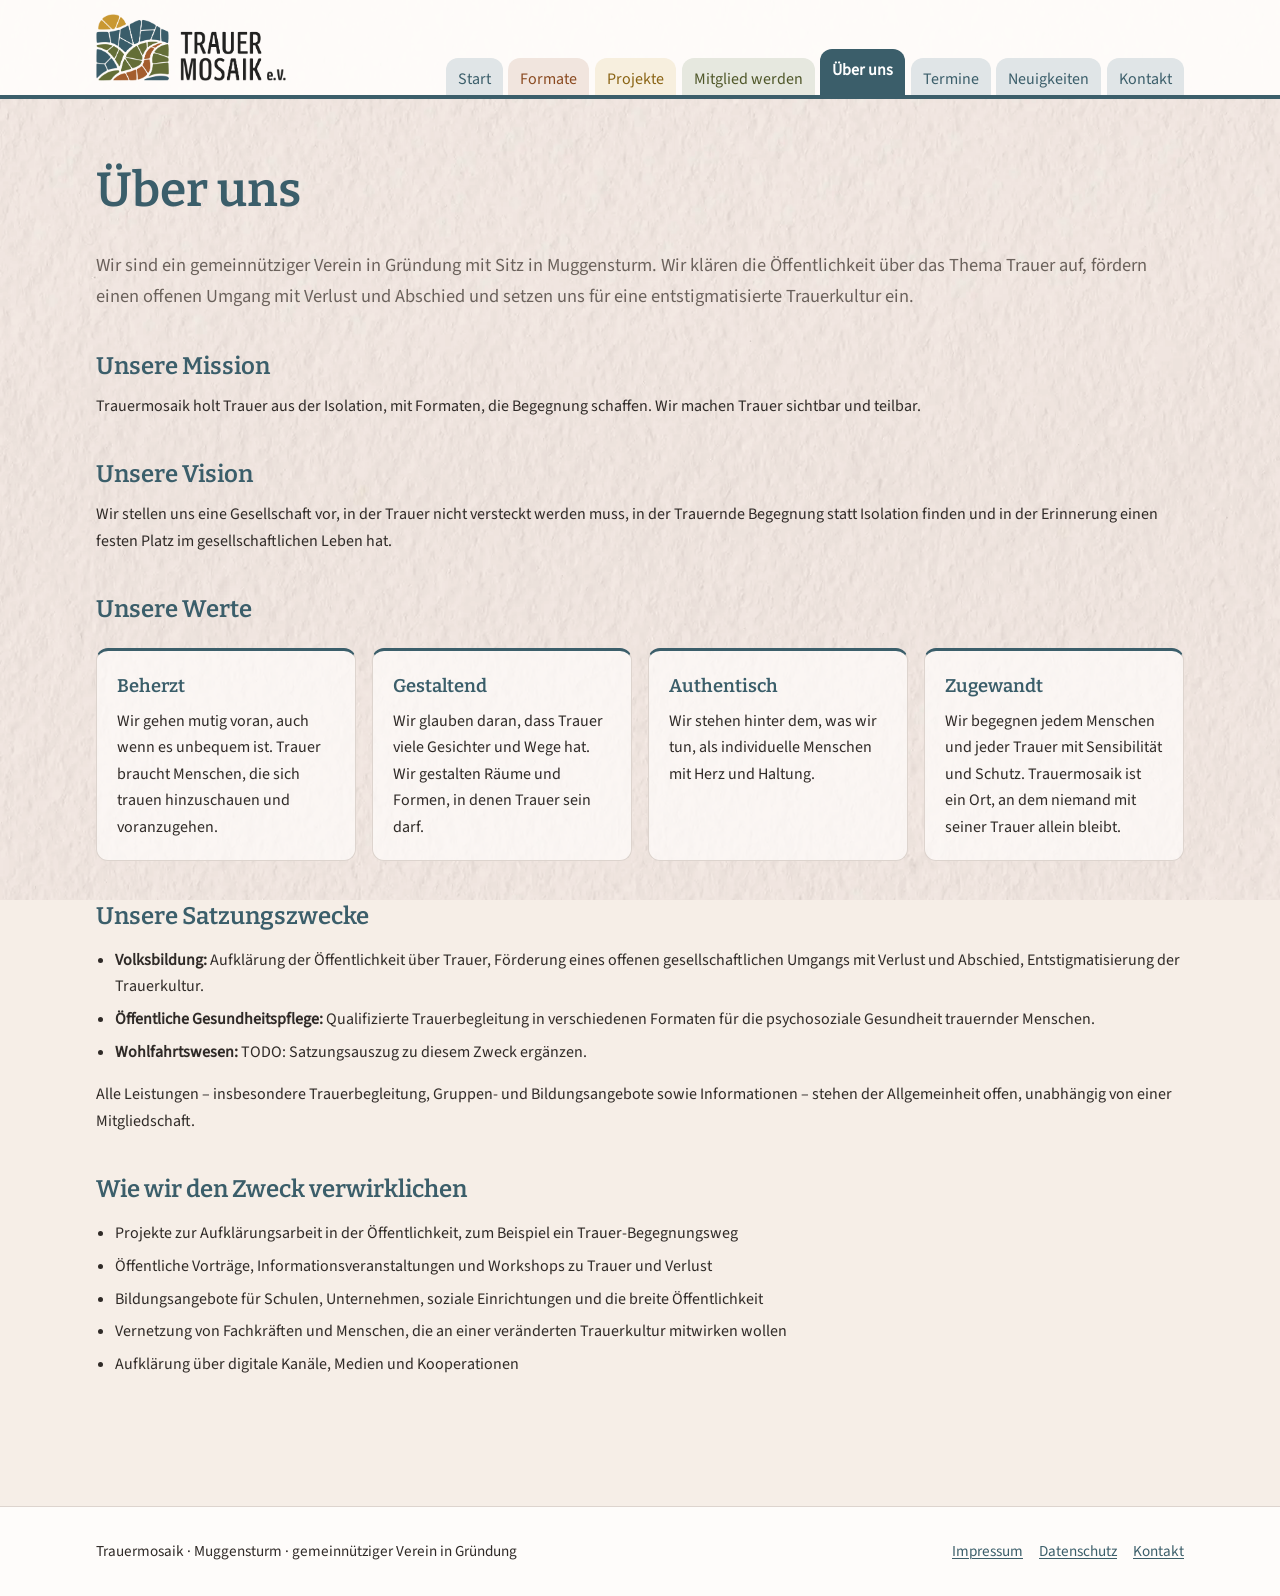
<file: ueber-uns/index.html>
<!DOCTYPE html>
<html lang="de">
<head>
  <meta charset="utf-8">
  <meta name="viewport" content="width=device-width, initial-scale=1">
  <title>Über Trauermosaik – Vereinszweck, Werte und Haltung | Trauermosaik</title>
  <meta name="description" content="Trauermosaik ist ein gemeinnütziger Verein in Gründung in Muggensturm. Hier erfährst du mehr zu Zweck, Werten und Haltung.">
  <link rel="icon" href="/assets/images/favicon-16.png" sizes="16x16">
  <link rel="icon" href="/assets/images/favicon-32.png" sizes="32x32">
  <link rel="icon" href="/assets/images/favicon-48.png" sizes="48x48">
  <link rel="stylesheet" href="/assets/css/style.css">
</head>
<body class="ton-allgemein">
  <a class="skip-link" href="#inhalt">Zum Inhalt springen</a>

  <header class="site-header">
    <div class="wrap header-inner">
      <a class="brand" href="/">
        <img src="/assets/images/logo.png" alt="Trauermosaik e. V. – Startseite">
      </a>

      <button class="nav-toggle" type="button" aria-expanded="false" aria-controls="hauptnav">Menü</button>

      

      <nav id="hauptnav" class="site-nav" aria-label="Hauptnavigation">
        
          <a class="nav-allgemein" href="/">Start</a>
        
          <a class="nav-trauernde" href="/formate/">Formate</a>
        
          <a class="nav-gesellschaft" href="/projekte/">Projekte</a>
        
          <a class="nav-unterstuetzende" href="/mitglied-werden/">Mitglied werden</a>
        
          <a class="nav-allgemein" href="/ueber-uns/" aria-current="page">Über uns</a>
        
          <a class="nav-allgemein" href="/termine/">Termine</a>
        
          <a class="nav-allgemein" href="/neuigkeiten/">Neuigkeiten</a>
        
          <a class="nav-allgemein" href="/kontakt/">Kontakt</a>
        
      </nav>
    </div>
  </header>

  <main id="inhalt" class="wrap" tabindex="-1">
    <article class="page">
      <header class="page-header">
        <h1>Über uns</h1>
      </header>
      
      <p class="lead">Wir sind ein gemeinnütziger Verein in Gründung mit Sitz in Muggensturm. Wir klären die Öffentlichkeit über das Thema Trauer auf, fördern einen offenen Umgang mit Verlust und Abschied und setzen uns für eine entstigmatisierte Trauerkultur ein.</p>
      
      <h2>Unsere Mission</h2>
<p>Trauermosaik holt Trauer aus der Isolation, mit Formaten, die Begegnung schaffen. Wir machen Trauer sichtbar und teilbar.</p>
<h2>Unsere Vision</h2>
<p>Wir stellen uns eine Gesellschaft vor, in der Trauer nicht versteckt werden muss, in der Trauernde Begegnung statt Isolation finden und in der Erinnerung einen festen Platz im gesellschaftlichen Leben hat.</p>
<h2>Unsere Werte</h2>
<div class="card-grid">
<section class="card">
<h3>Beherzt</h3>
<p>Wir gehen mutig voran, auch wenn es unbequem ist. Trauer braucht Menschen, die sich trauen hinzuschauen und voranzugehen.</p>
</section>
<section class="card">
<h3>Gestaltend</h3>
<p>Wir glauben daran, dass Trauer viele Gesichter und Wege hat. Wir gestalten Räume und Formen, in denen Trauer sein darf.</p>
</section>
<section class="card">
<h3>Authentisch</h3>
<p>Wir stehen hinter dem, was wir tun, als individuelle Menschen mit Herz und Haltung.</p>
</section>
<section class="card">
<h3>Zugewandt</h3>
<p>Wir begegnen jedem Menschen und jeder Trauer mit Sensibilität und Schutz. Trauermosaik ist ein Ort, an dem niemand mit seiner Trauer allein bleibt.</p>
</section>
</div>
<h2>Unsere Satzungszwecke</h2>
<ul>
<li><strong>Volksbildung:</strong> Aufklärung der Öffentlichkeit über Trauer, Förderung eines offenen gesellschaftlichen Umgangs mit Verlust und Abschied, Entstigmatisierung der Trauerkultur.</li>
<li><strong>Öffentliche Gesundheitspflege:</strong> Qualifizierte Trauerbegleitung in verschiedenen Formaten für die psychosoziale Gesundheit trauernder Menschen.</li>
<li><strong>Wohlfahrtswesen:</strong> TODO: Satzungsauszug zu diesem Zweck ergänzen.</li>
</ul>
<p>Alle Leistungen – insbesondere Trauerbegleitung, Gruppen- und Bildungsangebote sowie Informationen – stehen der Allgemeinheit offen, unabhängig von einer Mitgliedschaft.</p>
<h2>Wie wir den Zweck verwirklichen</h2>
<ul>
<li>Projekte zur Aufklärungsarbeit in der Öffentlichkeit, zum Beispiel ein Trauer-Begegnungsweg</li>
<li>Öffentliche Vorträge, Informationsveranstaltungen und Workshops zu Trauer und Verlust</li>
<li>Bildungsangebote für Schulen, Unternehmen, soziale Einrichtungen und die breite Öffentlichkeit</li>
<li>Vernetzung von Fachkräften und Menschen, die an einer veränderten Trauerkultur mitwirken wollen</li>
<li>Aufklärung über digitale Kanäle, Medien und Kooperationen</li>
</ul>
<!-- TODO: Gründungsdatum, §60a-Bescheid und Stand der Eintragung nur ergänzen, wenn ihr das öffentlich machen wollt. -->

    </article>
  </main>

  <footer class="site-footer">
    <div class="wrap footer-inner">
      <p>Trauermosaik · Muggensturm · gemeinnütziger Verein in Gründung</p>
      <nav aria-label="Rechtliches">
        <a href="/impressum/">Impressum</a>
        <a href="/datenschutz/">Datenschutz</a>
        <a href="/kontakt/">Kontakt</a>
      </nav>
    </div>
  </footer>

  <script>
    const toggle = document.querySelector(".nav-toggle");
    const nav = document.querySelector(".site-nav");
    if (toggle && nav) {
      toggle.addEventListener("click", () => {
        const offen = toggle.getAttribute("aria-expanded") === "true";
        toggle.setAttribute("aria-expanded", String(!offen));
        nav.classList.toggle("is-open", !offen);
      });
    }
  </script>
</body>
</html>
</file>
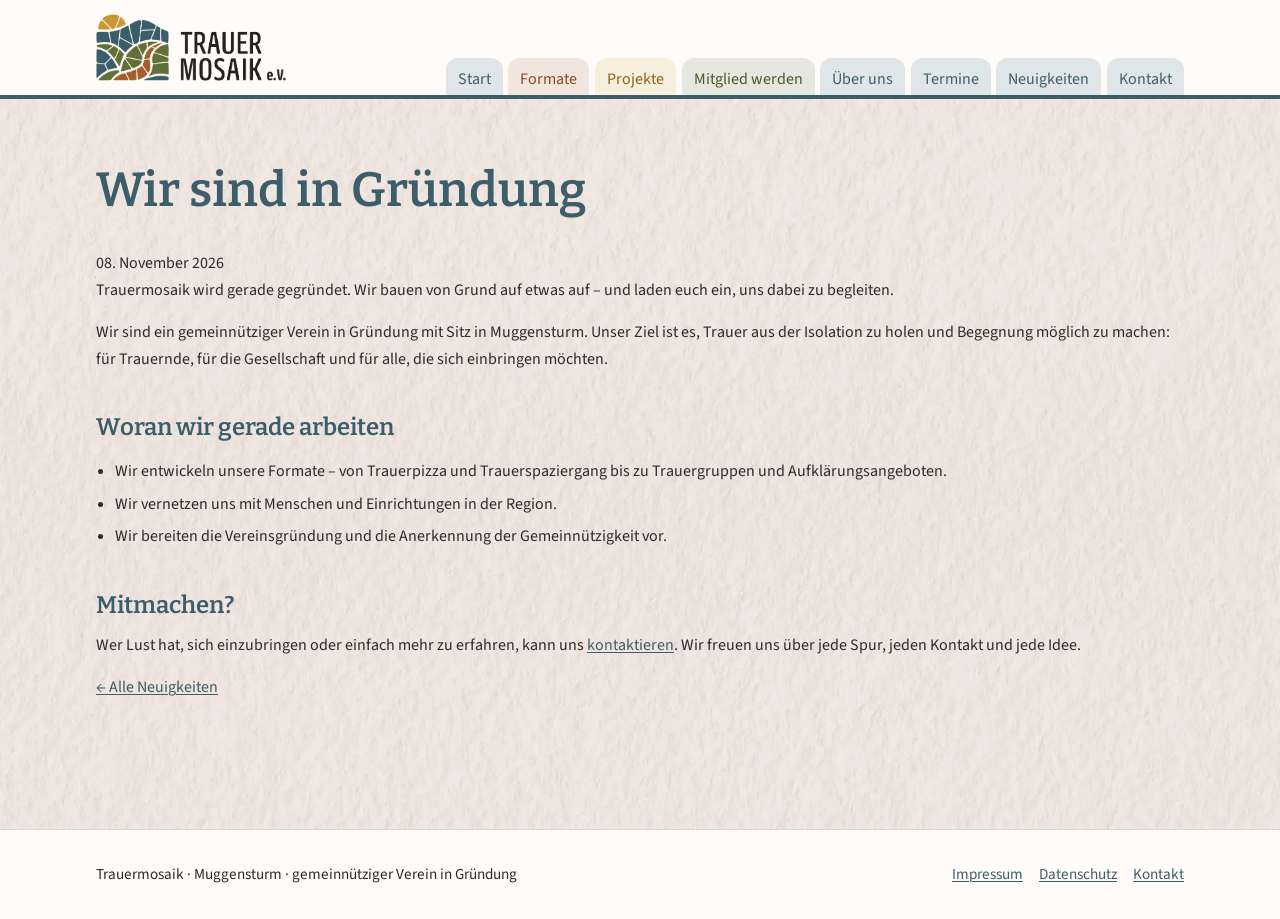
<file: news/2026-11-08-wir-sind-in-gruendung/index.html>
<!DOCTYPE html>
<html lang="de">
<head>
  <meta charset="utf-8">
  <meta name="viewport" content="width=device-width, initial-scale=1">
  <title>Wir sind in Gründung | Trauermosaik</title>
  <meta name="description" content="Trauermosaik wird gerade gegründet – ein gemeinnütziger Verein, der Trauer sichtbar und teilbar machen möchte.">
  <link rel="icon" href="/assets/images/favicon-16.png" sizes="16x16">
  <link rel="icon" href="/assets/images/favicon-32.png" sizes="32x32">
  <link rel="icon" href="/assets/images/favicon-48.png" sizes="48x48">
  <link rel="stylesheet" href="/assets/css/style.css">
</head>
<body class="ton-allgemein">
  <a class="skip-link" href="#inhalt">Zum Inhalt springen</a>

  <header class="site-header">
    <div class="wrap header-inner">
      <a class="brand" href="/">
        <img src="/assets/images/logo.png" alt="Trauermosaik e. V. – Startseite">
      </a>

      <button class="nav-toggle" type="button" aria-expanded="false" aria-controls="hauptnav">Menü</button>

      

      <nav id="hauptnav" class="site-nav" aria-label="Hauptnavigation">
        
          <a class="nav-allgemein" href="/">Start</a>
        
          <a class="nav-trauernde" href="/formate/">Formate</a>
        
          <a class="nav-gesellschaft" href="/projekte/">Projekte</a>
        
          <a class="nav-unterstuetzende" href="/mitglied-werden/">Mitglied werden</a>
        
          <a class="nav-allgemein" href="/ueber-uns/">Über uns</a>
        
          <a class="nav-allgemein" href="/termine/">Termine</a>
        
          <a class="nav-allgemein" href="/neuigkeiten/">Neuigkeiten</a>
        
          <a class="nav-allgemein" href="/kontakt/">Kontakt</a>
        
      </nav>
    </div>
  </header>

  <main id="inhalt" class="wrap" tabindex="-1">
    <article class="page">
      <header class="page-header">
        <h1>Wir sind in Gründung</h1>
      </header>
      
      
      
      
  <time datetime="2026-11-08">08. November 2026</time>
  <p>Trauermosaik wird gerade gegründet. Wir bauen von Grund auf etwas auf – und laden euch ein, uns dabei zu begleiten.</p>
<p>Wir sind ein gemeinnütziger Verein in Gründung mit Sitz in Muggensturm. Unser Ziel ist es, Trauer aus der Isolation zu holen und Begegnung möglich zu machen: für Trauernde, für die Gesellschaft und für alle, die sich einbringen möchten.</p>
<h2>Woran wir gerade arbeiten</h2>
<ul>
<li>Wir entwickeln unsere Formate – von Trauerpizza und Trauerspaziergang bis zu Trauergruppen und Aufklärungsangeboten.</li>
<li>Wir vernetzen uns mit Menschen und Einrichtungen in der Region.</li>
<li>Wir bereiten die Vereinsgründung und die Anerkennung der Gemeinnützigkeit vor.</li>
</ul>
<h2>Mitmachen?</h2>
<p>Wer Lust hat, sich einzubringen oder einfach mehr zu erfahren, kann uns <a href="/kontakt/">kontaktieren</a>. Wir freuen uns über jede Spur, jeden Kontakt und jede Idee.</p>
<!-- TODO: Konkreten Stand der Eintragung und Ansprechpersonen ergänzen, sobald es etwas zu vermelden gibt. -->

  <p><a href="/neuigkeiten/">← Alle Neuigkeiten</a></p>

    </article>
  </main>

  <footer class="site-footer">
    <div class="wrap footer-inner">
      <p>Trauermosaik · Muggensturm · gemeinnütziger Verein in Gründung</p>
      <nav aria-label="Rechtliches">
        <a href="/impressum/">Impressum</a>
        <a href="/datenschutz/">Datenschutz</a>
        <a href="/kontakt/">Kontakt</a>
      </nav>
    </div>
  </footer>

  <script>
    const toggle = document.querySelector(".nav-toggle");
    const nav = document.querySelector(".site-nav");
    if (toggle && nav) {
      toggle.addEventListener("click", () => {
        const offen = toggle.getAttribute("aria-expanded") === "true";
        toggle.setAttribute("aria-expanded", String(!offen));
        nav.classList.toggle("is-open", !offen);
      });
    }
  </script>
</body>
</html>
</file>
<file: assets/css/style.css>
@font-face {
  font-family: "Bitter";
  src: url("/assets/fonts/Bitter-Regular.ttf") format("truetype");
  font-weight: 400;
  font-style: normal;
  font-display: swap;
}
@font-face {
  font-family: "Bitter";
  src: url("/assets/fonts/Bitter-Italic.ttf") format("truetype");
  font-weight: 400;
  font-style: italic;
  font-display: swap;
}
@font-face {
  font-family: "Bitter";
  src: url("/assets/fonts/Bitter-SemiBold.ttf") format("truetype");
  font-weight: 600;
  font-style: normal;
  font-display: swap;
}
@font-face {
  font-family: "Bitter";
  src: url("/assets/fonts/Bitter-SemiBoldItalic.ttf") format("truetype");
  font-weight: 600;
  font-style: italic;
  font-display: swap;
}
@font-face {
  font-family: "Source Sans 3";
  src: url("/assets/fonts/SourceSans3-Regular.ttf") format("truetype");
  font-weight: 400;
  font-style: normal;
  font-display: swap;
}
@font-face {
  font-family: "Source Sans 3";
  src: url("/assets/fonts/SourceSans3-Italic.ttf") format("truetype");
  font-weight: 400;
  font-style: italic;
  font-display: swap;
}

:root {
  /* Hausfarben aus dem Styleguide */
  --beige: #f6eee7;
  --nachtpetrol: #3b5e6a;
  --morgengold: #ca9932;
  --morgengold-ink: #8a6414;
  --erdrot: #a65e2e;
  --erdrot-ink: #8a4a20;
  --hoffnungsgruen: #656f37;
  --hoffnungsgruen-ink: #4f5729;

  --surface: #fffdfb;
  --surface-translucent: rgba(255, 253, 251, 0.72);
  --text: #2f2a27;
  --muted: #6b625c;
  --border: #ddd4ce;
  --radius: 12px;
  --space: clamp(1rem, 3vw, 2rem);
  --wrap: 68rem;

  --font-heading: "Bitter", Georgia, serif;
  --font-body: "Source Sans 3", system-ui, sans-serif;

  /* Default: allgemeine Seiten tragen Nachtpetrol */
  --akzent: var(--nachtpetrol);
  --akzent-ink: var(--nachtpetrol);
  --akzent-soft: var(--nav-soft-allgemein);

  /* Navigation: text uses the ink variants, backgrounds are mixed from the original tones */
  --nav-allgemein: var(--nachtpetrol);
  --nav-gesellschaft: var(--morgengold-ink);
  --nav-trauernde: var(--erdrot-ink);
  --nav-unterstuetzende: var(--hoffnungsgruen-ink);

  --nav-tint-allgemein: var(--nachtpetrol);
  --nav-tint-gesellschaft: var(--morgengold);
  --nav-tint-trauernde: var(--erdrot);
  --nav-tint-unterstuetzende: var(--hoffnungsgruen);

  --nav-base-allgemein: color-mix(in srgb, var(--nav-tint-allgemein) 16%, white);
  --nav-base-gesellschaft: color-mix(in srgb, var(--nav-tint-gesellschaft) 16%, white);
  --nav-base-trauernde: color-mix(in srgb, var(--nav-tint-trauernde) 16%, white);
  --nav-base-unterstuetzende: color-mix(in srgb, var(--nav-tint-unterstuetzende) 16%, white);

  --nav-soft-allgemein: color-mix(in srgb, var(--nav-tint-allgemein) 28%, white);
  --nav-soft-gesellschaft: color-mix(in srgb, var(--nav-tint-gesellschaft) 28%, white);
  --nav-soft-trauernde: color-mix(in srgb, var(--nav-tint-trauernde) 28%, white);
  --nav-soft-unterstuetzende: color-mix(in srgb, var(--nav-tint-unterstuetzende) 28%, white);

  --nav-current-allgemein: var(--nav-tint-allgemein);
  --nav-current-gesellschaft: var(--nav-tint-gesellschaft);
  --nav-current-trauernde: var(--nav-tint-trauernde);
  --nav-current-unterstuetzende: var(--nav-tint-unterstuetzende);

  --nav-current-text-allgemein: #fff;
  --nav-current-text-gesellschaft: #fff;
  --nav-current-text-trauernde: #fff;
  --nav-current-text-unterstuetzende: #fff;

  --header-border-color: var(--nav-current-allgemein);
}

/* Farbzuordnung pro Seite. Wird über farbton im Front Matter gesetzt. */
.ton-gesellschaft {
  --akzent: var(--morgengold-ink);
  --akzent-ink: var(--morgengold-ink);
  --akzent-soft: var(--nav-soft-gesellschaft);
  --header-border-color: var(--nav-current-gesellschaft);
}
.ton-trauernde {
  --akzent: var(--erdrot-ink);
  --akzent-ink: var(--erdrot-ink);
  --akzent-soft: var(--nav-soft-trauernde);
  --header-border-color: var(--nav-current-trauernde);
}
.ton-unterstuetzende {
  --akzent: var(--hoffnungsgruen-ink);
  --akzent-ink: var(--hoffnungsgruen-ink);
  --akzent-soft: var(--nav-soft-unterstuetzende);
  --header-border-color: var(--nav-current-unterstuetzende);
}

*, *::before, *::after { box-sizing: border-box; }

html { scroll-behavior: smooth; }

body {
  margin: 0;
  display: flex;
  flex-direction: column;
  min-height: 100vh;
  min-height: 100dvh;
  color: var(--text);
  font-family: var(--font-body);
  font-size: 1rem;
  line-height: 1.65;
  background-color: var(--beige);
  background-image: url("/assets/images/papierstruktur.webp");
  background-position: center;
  background-size: cover;
  background-attachment: fixed;
}

img { max-width: 100%; height: auto; }

a {
  color: var(--akzent-ink);
  text-decoration-thickness: 1px;
  text-underline-offset: 0.15em;
}
a:hover { color: var(--akzent); }

:focus-visible {
  outline: 3px solid var(--akzent);
  outline-offset: 3px;
}

h1, h2, h3 {
  font-family: var(--font-heading);
  font-weight: 600;
  color: var(--akzent-ink);
}

.wrap {
  width: min(calc(100% - 2 * var(--space)), var(--wrap));
  margin-inline: auto;
}

.skip-link {
  position: absolute;
  left: -999px;
  top: 0;
  z-index: 100;
  padding: 0.5rem 0.75rem;
  background: var(--surface);
}
.skip-link:focus { left: var(--space); top: 0.5rem; }

.site-header {
  background: rgba(255, 253, 251, 0.94);
  border-bottom: 4px solid var(--header-border-color);
}
.header-inner {
  display: flex;
  flex-wrap: wrap;
  align-items: center;
  gap: 1rem;
  min-height: 4.5rem;
}
.brand img {
  display: block;
  width: clamp(140px, 26vw, 190px);
  height: auto;
  margin-block: 0.9rem;
}

.nav-toggle {
  margin-left: auto;
  padding: 0.45rem 0.8rem;
  border: 1px solid var(--border);
  border-radius: 999px;
  background: transparent;
  color: var(--akzent-ink);
  font: inherit;
  cursor: pointer;
}

.site-nav { display: none; width: 100%; }
.site-nav.is-open { display: block; }
.site-nav a {
  display: block;
  padding: 0.7rem;
  text-decoration: none;
  transition: background-color 0.5s ease, color 0.5s ease, margin-top 0.5s ease, padding-bottom 0.5s ease;
}
.site-nav a[aria-current="page"] { font-weight: 600; }

.site-nav a.nav-allgemein { color: var(--nav-allgemein); background: var(--nav-base-allgemein); }
.site-nav a.nav-gesellschaft { color: var(--nav-gesellschaft); background: var(--nav-base-gesellschaft); }
.site-nav a.nav-trauernde { color: var(--nav-trauernde); background: var(--nav-base-trauernde); }
.site-nav a.nav-unterstuetzende { color: var(--nav-unterstuetzende); background: var(--nav-base-unterstuetzende); }

.site-nav a.nav-allgemein:hover { background: var(--nav-soft-allgemein); }
.site-nav a.nav-gesellschaft:hover { background: var(--nav-soft-gesellschaft); }
.site-nav a.nav-trauernde:hover { background: var(--nav-soft-trauernde); }
.site-nav a.nav-unterstuetzende:hover { background: var(--nav-soft-unterstuetzende); }

.site-nav a.nav-allgemein[aria-current="page"] { background: var(--nav-current-allgemein); color: var(--nav-current-text-allgemein); }
.site-nav a.nav-gesellschaft[aria-current="page"] { background: var(--nav-current-gesellschaft); color: var(--nav-current-text-gesellschaft); }
.site-nav a.nav-trauernde[aria-current="page"] { background: var(--nav-current-trauernde); color: var(--nav-current-text-trauernde); }
.site-nav a.nav-unterstuetzende[aria-current="page"] { background: var(--nav-current-unterstuetzende); color: var(--nav-current-text-unterstuetzende); }

main {
  flex: 1 0 auto;
  padding-block: clamp(2rem, 5vw, 4rem);
}
main:focus { outline: none; }

.page-header { margin-bottom: 2rem; }
h1 { margin: 0 0 0.5rem; font-size: clamp(2rem, 5vw, 3rem); line-height: 1.15; }
h2 { margin: 2.5rem 0 0.75rem; font-size: 1.5rem; line-height: 1.25; }
h3 { margin: 0 0 0.4rem; font-size: 1.15rem; }
p { margin: 0 0 1rem; }
ul, ol { padding-left: 1.2rem; }
li { margin-bottom: 0.4rem; }

.lead { color: var(--muted); font-size: 1.15rem; }

.card-grid {
  display: grid;
  gap: 1rem;
  grid-template-columns: repeat(auto-fit, minmax(min(100%, 16rem), 1fr));
  margin: 1.5rem 0;
}
.card {
  padding: 1.25rem;
  background: var(--surface-translucent);
  border: 1px solid var(--border);
  border-top: 3px solid var(--akzent);
  border-radius: var(--radius);
}
.card p:last-child { margin-bottom: 0; }

/* Gemeinsame Szene: die drei Steine liegen absolut übereinander und wachsen zu einem Bild zusammen. */
.mosaik-szene {
  position: relative;
  width: 100%;
  height: auto;
  aspect-ratio: 2 / 1;
  margin: 2rem 0;
}
.mosaik-stein {
  position: absolute;
  display: block;
  width: 42%;
  height: auto;
  text-decoration: none;
  transition: transform 0.2s ease, filter 0.2s ease;
}
.mosaik-stein img {
  display: block;
  width: 100%;
  height: auto;
}
.stein-1 { top: 2%; left: 0%; }
.stein-2 { top: 6%; left: 27%; }
.stein-3 { top: 0%; left: 56%; }
.mosaik-stein:hover { transform: translateY(-2px); filter: brightness(1.05); }

.stein-label,
.stein-text {
  position: absolute;
  left: 12%;
  right: 12%;
  color: #fff;
  text-shadow: 0 1px 4px rgba(0, 0, 0, 0.85), 0 0 12px rgba(0, 0, 0, 0.5);
}
.stein-label {
  bottom: 24%;
  font-family: var(--font-heading);
  font-weight: 600;
  font-size: 1.35rem;
}
.stein-text { bottom: 6%; font-size: 0.9rem; }

/* Morgengold ist hell: dunkle Schrift für lesbaren Kontrast. */
.stein-gesellschaft .stein-label,
.stein-gesellschaft .stein-text {
  color: #4a3108;
  text-shadow: 0 1px 2px rgba(255, 255, 255, 0.6);
}
/* Der Hoffnungsgrün-Stein läuft nach unten spitz zu. */
.stein-unterstuetzende .stein-label { bottom: 34%; }
.stein-unterstuetzende .stein-text { bottom: 16%; }

.button {
  display: inline-block;
  padding: 0.7rem 1.1rem;
  border: 0;
  border-radius: 999px;
  background: var(--akzent);
  color: #fff;
  font: inherit;
  text-decoration: none;
  cursor: pointer;
}
.button:hover { background: var(--akzent-ink); color: #fff; }
.button-secondary {
  background: transparent;
  border: 1px solid var(--akzent);
  color: var(--akzent-ink);
}
.button-secondary:hover { background: var(--akzent-soft); color: var(--akzent-ink); }

.form {
  max-width: 38rem;
  padding: 1.5rem;
  background: var(--surface);
  border: 1px solid var(--border);
  border-top: 3px solid var(--akzent);
  border-radius: var(--radius);
}
.field { margin-bottom: 1rem; }
.field label { display: block; margin-bottom: 0.3rem; font-weight: 600; }
.field input,
.field select,
.field textarea {
  width: 100%;
  padding: 0.65rem 0.75rem;
  border: 1px solid var(--border);
  border-radius: 0.5rem;
  background: #fff;
  color: inherit;
  font: inherit;
}
.field textarea { min-height: 8rem; resize: vertical; }
.form-note { color: var(--muted); font-size: 0.9rem; }

.news-list { display: grid; gap: 1rem; margin: 1.5rem 0 0; padding: 0; list-style: none; }
.news-item {
  padding: 1.25rem;
  background: var(--surface);
  border: 1px solid var(--border);
  border-top: 3px solid var(--akzent);
  border-radius: var(--radius);
}
.news-item time { display: block; margin-bottom: 0.25rem; color: var(--muted); font-size: 0.9rem; }
.news-item h2 { margin: 0 0 0.35rem; font-size: 1.25rem; }
.news-item p:last-child { margin-bottom: 0; }

code {
  padding: 0.1rem 0.3rem;
  background: var(--akzent-soft);
  border-radius: 0.25rem;
  font-size: 0.95em;
}

.site-footer {
  flex-shrink: 0;
  margin-top: 3rem;
  padding-block: 2rem;
  background: rgba(255, 253, 251, 0.94);
  border-top: 1px solid var(--border);
  font-size: 0.95rem;
}
.footer-inner {
  display: flex;
  flex-wrap: wrap;
  gap: 1rem 2rem;
  justify-content: space-between;
}
.footer-inner p { margin: 0; }
.footer-inner nav { display: flex; flex-wrap: wrap; gap: 1rem; }

@media (min-width: 48rem) {
  .nav-toggle { display: none; }
  .site-nav {
    display: flex;
    align-self: stretch;
    align-items: flex-end;
    width: auto;
    margin-left: auto;
    gap: 0.35rem;
  }
  .site-nav a {
    display: flex;
    align-items: center;
    margin-top: 0.6rem;
    padding: 0.5rem 0.75rem 0.15rem;
    border-radius: 12px 12px 0 0;
  }
  .site-nav a:hover,
  .site-nav a[aria-current="page"] {
    margin-top: 0;
    padding-bottom: 0.75rem;
  }
}

@media (prefers-reduced-motion: reduce) {
  html { scroll-behavior: auto; }
  .mosaik-stein,
  .site-nav a { transition: none; }
}
</file>
